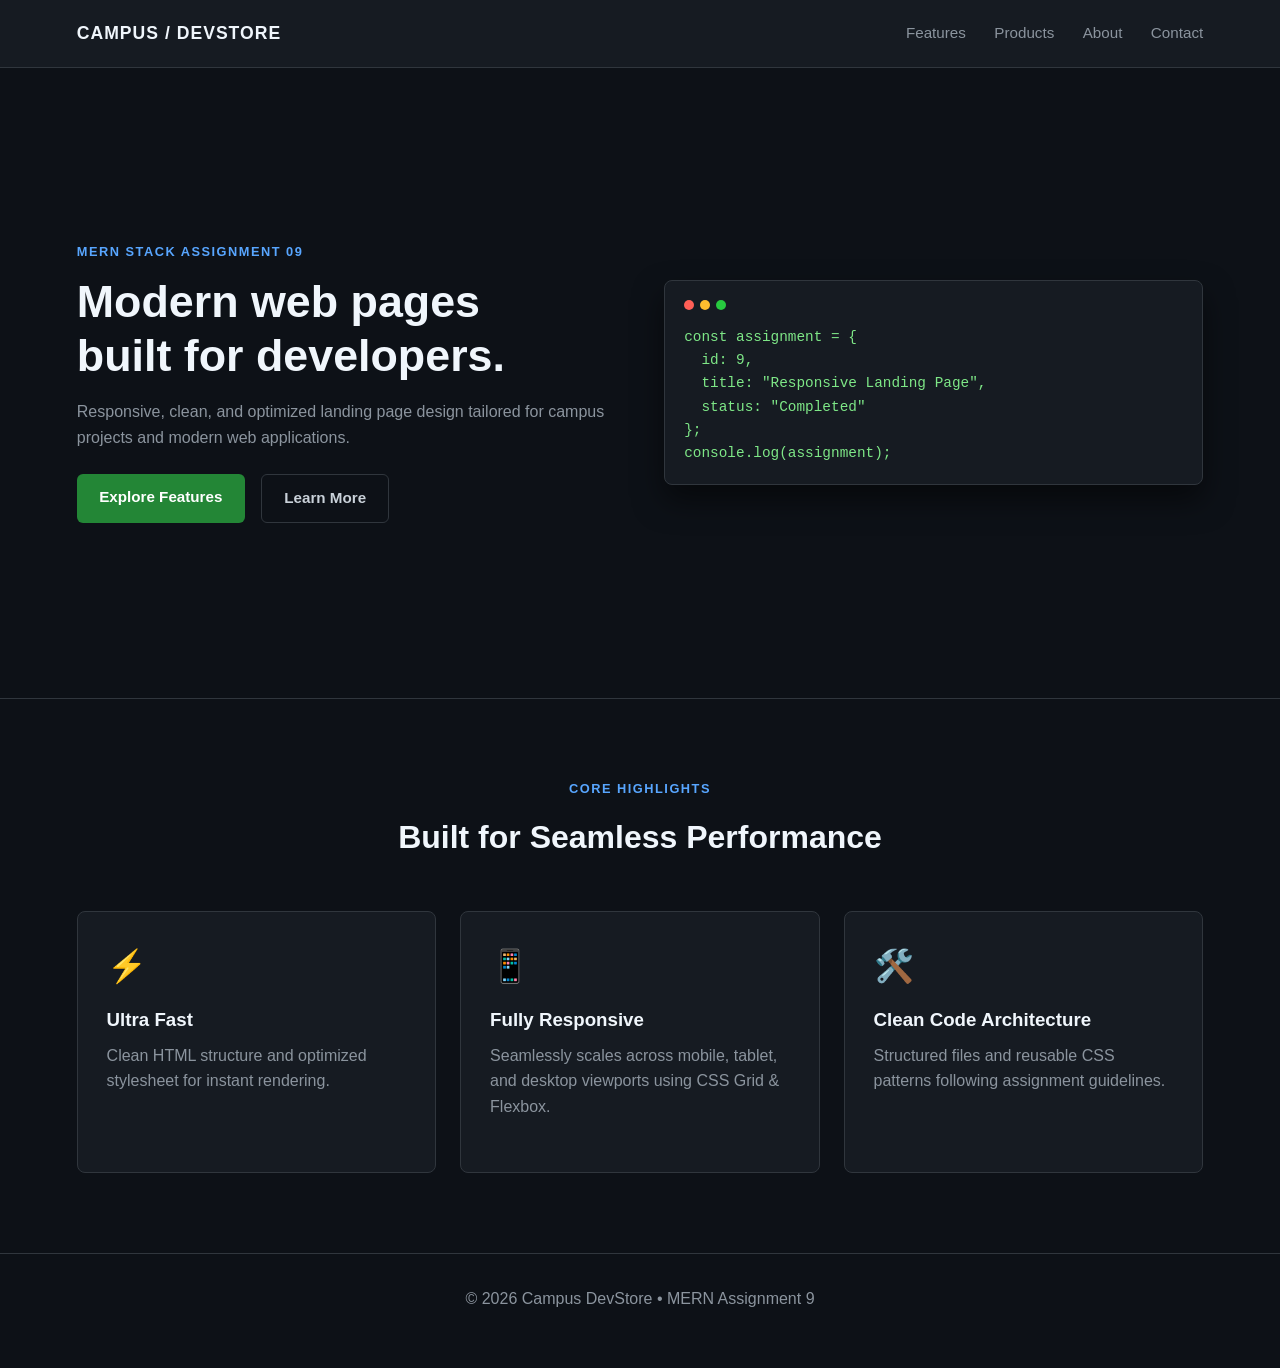
<file: Assignment 9 - Responsive Landing Page/index.html>
<!DOCTYPE html><html lang="en">
<head>
  <meta charset="UTF-8">
  <meta name="viewport" content="width=device-width, initial-scale=1.0">
  <meta name="description" content="Responsive developer landing page.">
  <title>Responsive Campus DevStore</title>
  <link rel="stylesheet" href="style.css">
</head>

<body>
  <header class="topbar">
    <a class="logo" href="#home">CAMPUS / DEVSTORE</a>
    <nav>
      <a href="#features">Features</a>
      <a href="#products">Products</a>
      <a href="#about">About</a>
      <a href="#contact">Contact</a>
    </nav>
  </header>

  <main id="home">
    <section class="hero">
      <div>
        <p class="eyebrow">MERN STACK ASSIGNMENT 09</p>
        <h1>Modern web pages<br>built for developers.</h1>
        <p>Responsive, clean, and optimized landing page design tailored for campus projects and modern web applications.</p>
        <div class="button-group">
          <a class="button" href="#features">Explore Features</a>
          <a class="button button-outline" href="#about">Learn More</a>
        </div>
      </div>
      
      <div class="hero-art" aria-hidden="true">
        <div class="code-box">
          <div class="window-dots">
            <span class="dot red"></span>
            <span class="dot yellow"></span>
            <span class="dot green"></span>
          </div>
          <pre><code>const assignment = {
  id: 9,
  title: "Responsive Landing Page",
  status: "Completed"
};
console.log(assignment);</code></pre>
        </div>
      </div>
    </section>

    <section id="features" class="features">
      <p class="eyebrow text-center">CORE HIGHLIGHTS</p>
      <h2 class="section-title">Built for Seamless Performance</h2>
      
      <div class="grid-3">
        <div class="card">
          <div class="icon">⚡</div>
          <h3>Ultra Fast</h3>
          <p>Clean HTML structure and optimized stylesheet for instant rendering.</p>
        </div>
        <div class="card">
          <div class="icon">📱</div>
          <h3>Fully Responsive</h3>
          <p>Seamlessly scales across mobile, tablet, and desktop viewports using CSS Grid & Flexbox.</p>
        </div>
        <div class="card">
          <div class="icon">🛠️</div>
          <h3>Clean Code Architecture</h3>
          <p>Structured files and reusable CSS patterns following assignment guidelines.</p>
        </div>
      </div>
    </section>
  </main>

  <footer class="footer">
    <p>&copy; 2026 Campus DevStore &bull; MERN Assignment 9</p>
  </footer>
</body>
</html>
</file>
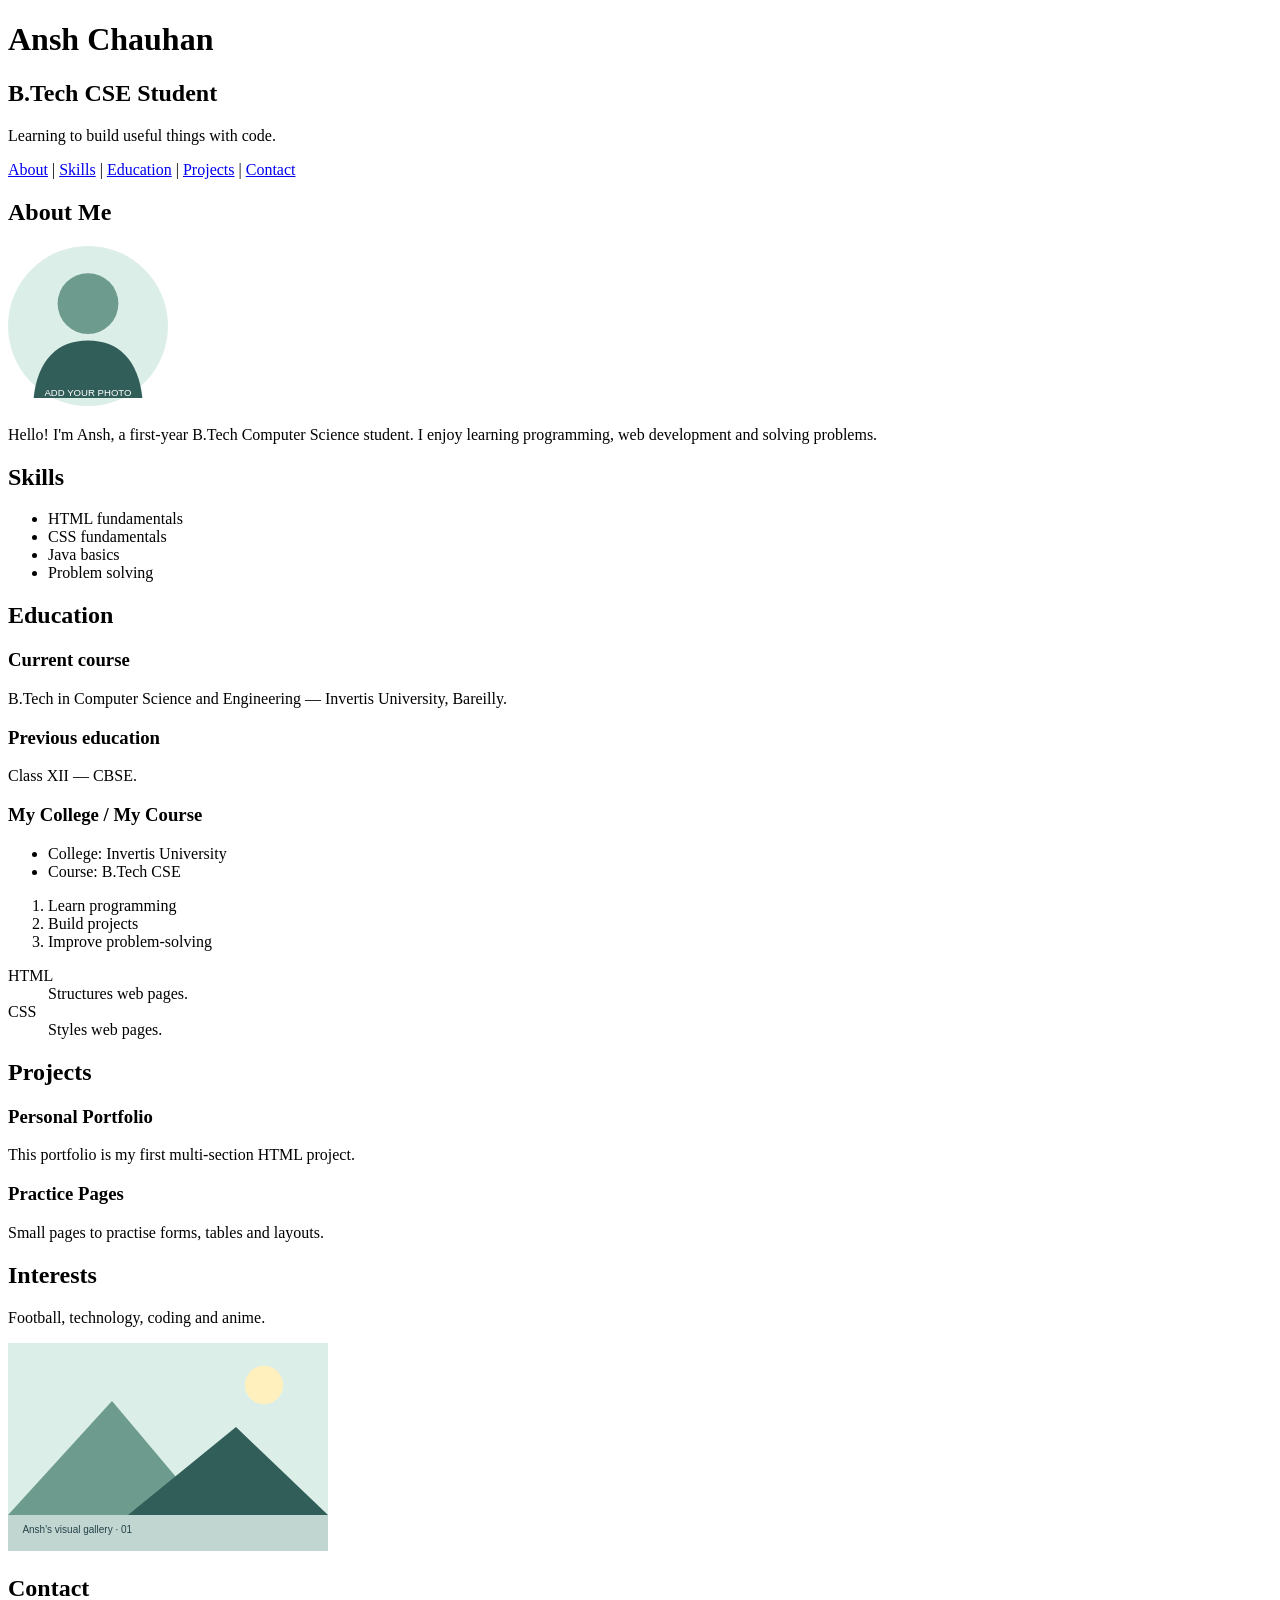
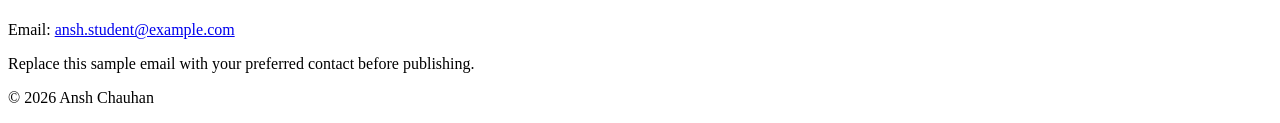
<file: Ansh-Chauhan-MERN-Assignments/Assignment 1 - Personal Portfolio/index.html>
<!-- Assignment 1: Personal Portfolio - Ansh Chauhan -->
<!DOCTYPE html><html lang="en"><head><meta charset="UTF-8"><meta name="viewport" content="width=device-width, initial-scale=1.0"><meta name="description" content="Personal portfolio of Ansh Chauhan, a first-year computer science student."><meta name="author" content="Ansh Chauhan"><title>Ansh Chauhan | Portfolio</title></head><body>
<header><h1>Ansh Chauhan</h1><h2>B.Tech CSE Student</h2><p>Learning to build useful things with code.</p><nav aria-label="Main navigation"><a href="#about">About</a> | <a href="#skills">Skills</a> | <a href="#education">Education</a> | <a href="#projects">Projects</a> | <a href="#contact">Contact</a></nav></header>
<main><section id="about"><h2>About Me</h2><img src="../assets/profile-placeholder.svg" alt="Simple profile avatar placeholder for Ansh Chauhan" width="160" height="160"><p>Hello! I'm Ansh, a first-year B.Tech Computer Science student. I enjoy learning programming, web development and solving problems.</p></section>
<section id="skills"><h2>Skills</h2><ul><li>HTML fundamentals</li><li>CSS fundamentals</li><li>Java basics</li><li>Problem solving</li></ul></section>
<section id="education"><h2>Education</h2><h3>Current course</h3><p>B.Tech in Computer Science and Engineering — Invertis University, Bareilly.</p><h3>Previous education</h3><p>Class XII — CBSE.</p><h3>My College / My Course</h3><ul><li>College: Invertis University</li><li>Course: B.Tech CSE</li></ul><ol><li>Learn programming</li><li>Build projects</li><li>Improve problem-solving</li></ol><dl><dt>HTML</dt><dd>Structures web pages.</dd><dt>CSS</dt><dd>Styles web pages.</dd></dl></section>
<section id="projects"><h2>Projects</h2><article><h3>Personal Portfolio</h3><p>This portfolio is my first multi-section HTML project.</p></article><article><h3>Practice Pages</h3><p>Small pages to practise forms, tables and layouts.</p></article></section>
<section id="interests"><h2>Interests</h2><p>Football, technology, coding and anime.</p><img src="../assets/gallery-1.svg" alt="Decorative mountain illustration representing personal interests" width="320"></section>
<section id="contact"><h2>Contact</h2><p>Email: <a href="mailto:ansh.student@example.com">ansh.student@example.com</a></p><p>Replace this sample email with your preferred contact before publishing.</p></section></main><footer><p>© 2026 Ansh Chauhan</p></footer></body></html>
</file>
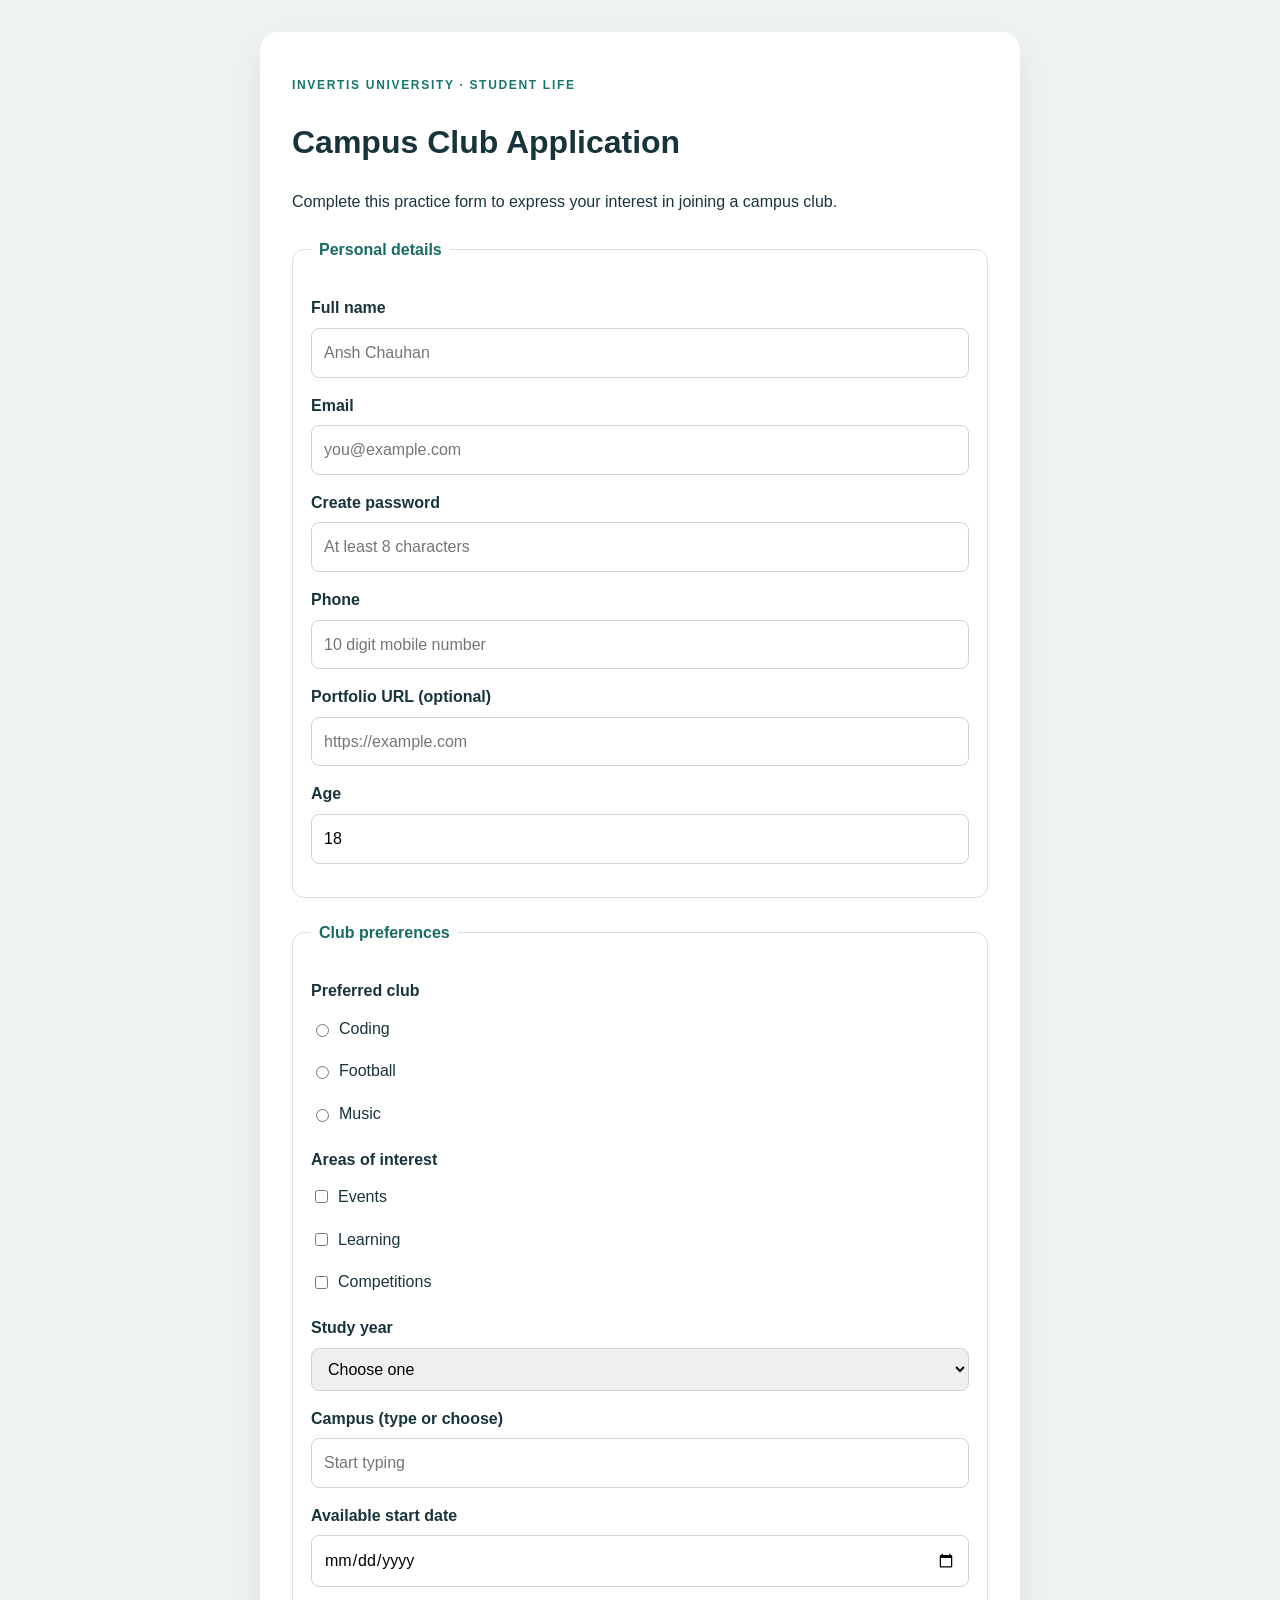
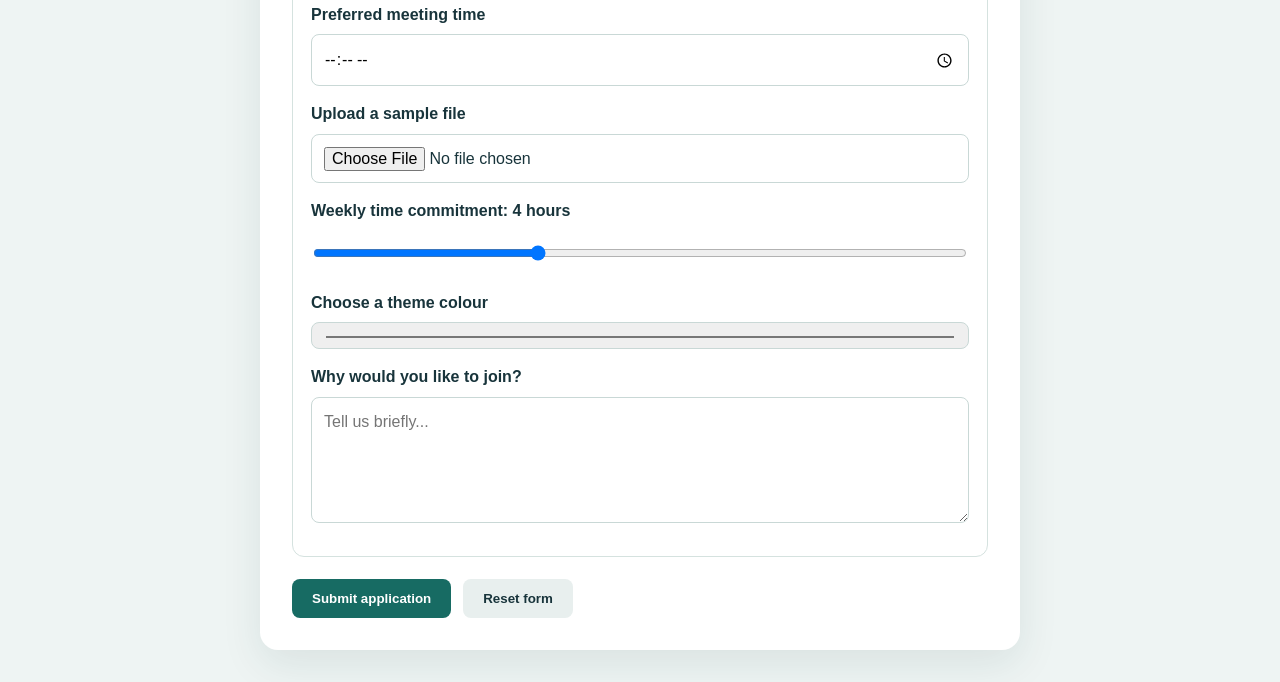
<file: Ansh-Chauhan-MERN-Assignments/Assignment 2 - HTML Forms/index.html>
<!-- Assignment 2: HTML Forms - Ansh Chauhan -->
<!DOCTYPE html><html lang="en"><head><meta charset="UTF-8"><meta name="viewport" content="width=device-width, initial-scale=1.0"><title>Campus Club Application</title><link rel="stylesheet" href="style.css"></head><body><main class="form-card"><p class="eyebrow">INVERTIS UNIVERSITY · STUDENT LIFE</p><h1>Campus Club Application</h1><p>Complete this practice form to express your interest in joining a campus club.</p><form action="#" method="get"><fieldset><legend>Personal details</legend>
<div class="field"><label for="fullname">Full name</label><input id="fullname" name="fullname" type="text" placeholder="Ansh Chauhan" minlength="2" required></div>
<div class="field"><label for="email">Email</label><input id="email" name="email" type="email" placeholder="you@example.com" required></div>
<div class="field"><label for="password">Create password</label><input id="password" name="password" type="password" minlength="8" placeholder="At least 8 characters" required></div>
<div class="field"><label for="phone">Phone</label><input id="phone" name="phone" type="tel" pattern="[0-9]{10}" placeholder="10 digit mobile number" required></div>
<div class="field"><label for="portfolio">Portfolio URL (optional)</label><input id="portfolio" name="portfolio" type="url" placeholder="https://example.com"></div>
<div class="field"><label for="age">Age</label><input id="age" name="age" type="number" min="16" max="30" value="18" required></div></fieldset>
<fieldset><legend>Club preferences</legend><div class="field"><span class="field-label">Preferred club</span><label class="choice"><input type="radio" name="club" value="coding" required> Coding</label><label class="choice"><input type="radio" name="club" value="football"> Football</label><label class="choice"><input type="radio" name="club" value="music"> Music</label></div>
<div class="field"><span class="field-label">Areas of interest</span><label class="choice"><input type="checkbox" name="interest" value="events"> Events</label><label class="choice"><input type="checkbox" name="interest" value="learning"> Learning</label><label class="choice"><input type="checkbox" name="interest" value="competition"> Competitions</label></div>
<div class="field"><label for="year">Study year</label><select id="year" name="year" required><option value="">Choose one</option><option>First year</option><option>Second year</option><option>Third year</option><option>Fourth year</option></select></div>
<div class="field"><label for="campus">Campus (type or choose)</label><input id="campus" name="campus" list="campuses" placeholder="Start typing"><datalist id="campuses"><option value="Bareilly"><option value="Other"></datalist></div>
<div class="field"><label for="start">Available start date</label><input id="start" name="start" type="date"></div><div class="field"><label for="meeting">Preferred meeting time</label><input id="meeting" name="meeting" type="time"></div>
<div class="field"><label for="document">Upload a sample file</label><input id="document" name="document" type="file" accept=".pdf,.jpg,.png"></div><div class="field"><label for="commitment">Weekly time commitment: <output id="hours">4</output> hours</label><input id="commitment" name="commitment" type="range" min="1" max="10" value="4" oninput="hours.value=this.value"></div><div class="field"><label for="colour">Choose a theme colour</label><input id="colour" name="colour" type="color" value="#176b63"></div>
<div class="field"><label for="about">Why would you like to join?</label><textarea id="about" name="about" rows="4" minlength="10" placeholder="Tell us briefly..." required></textarea></div></fieldset><div class="actions"><button type="submit">Submit application</button><button class="reset" type="reset">Reset form</button></div></form></main></body></html>
</file>
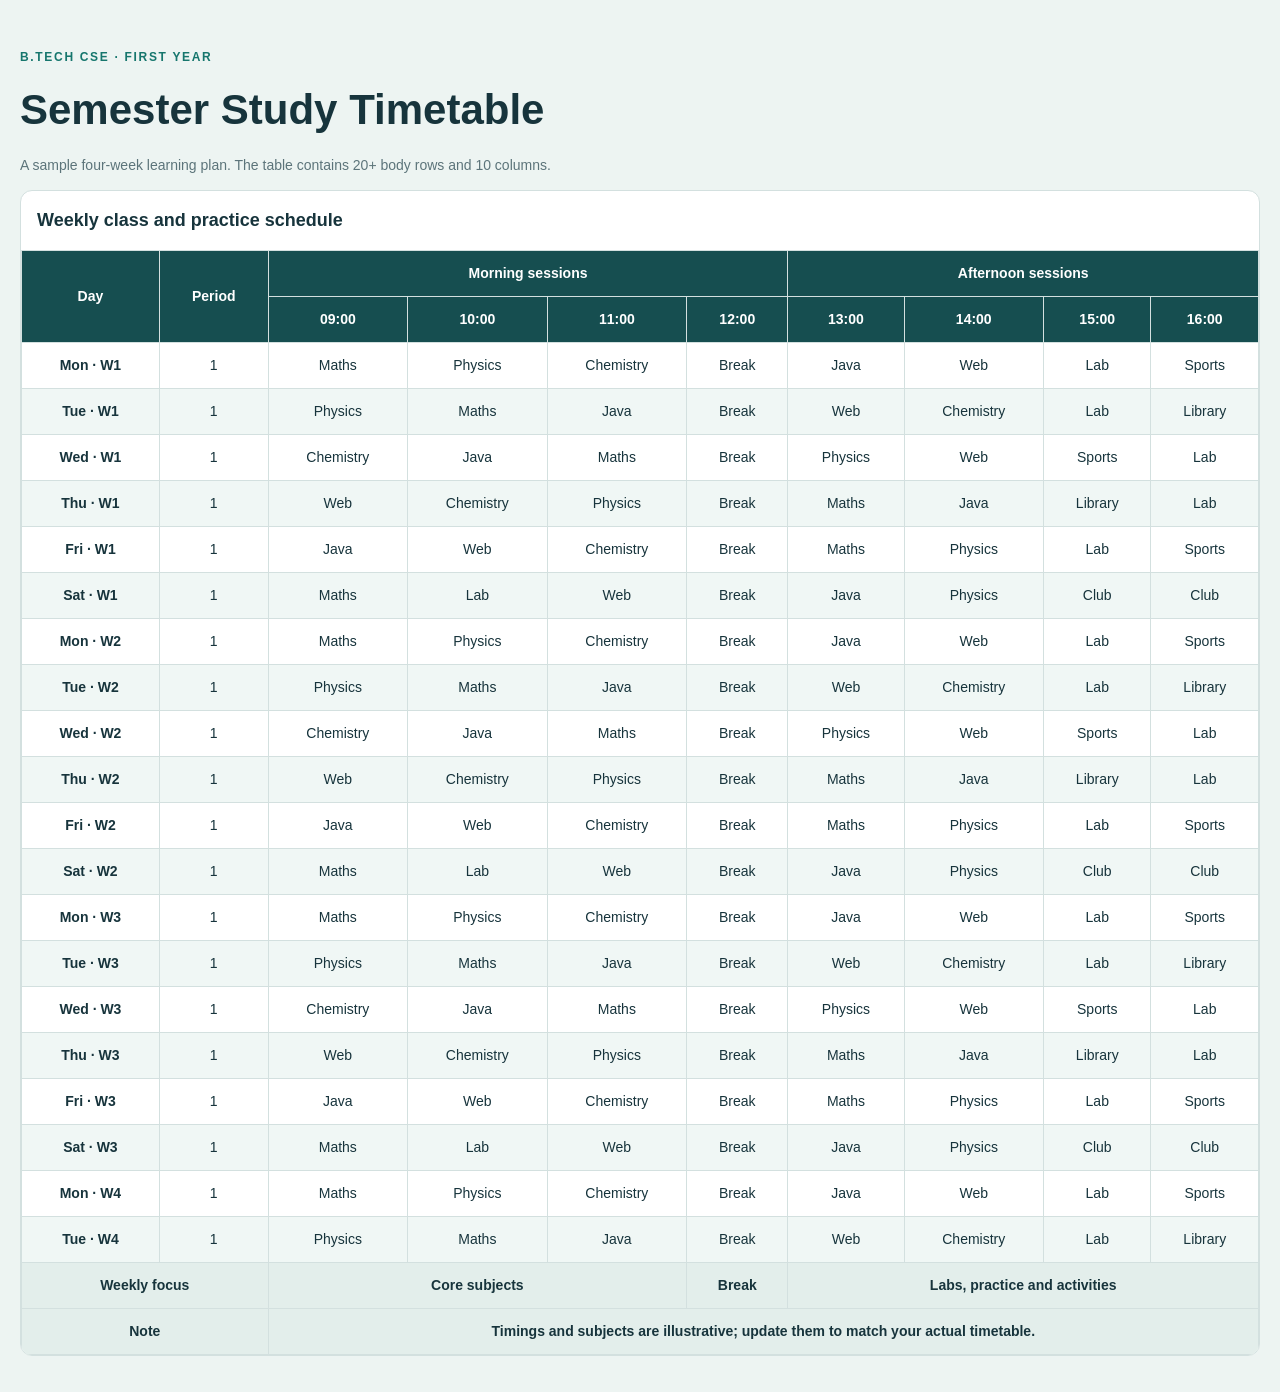
<file: Ansh-Chauhan-MERN-Assignments/Assignment 3 - Complex Table/index.html>
<!-- Assignment 3: Complex Table - Ansh Chauhan -->
<!DOCTYPE html><html lang="en"><head><meta charset="UTF-8"><meta name="viewport" content="width=device-width, initial-scale=1.0"><title>Semester Study Timetable</title><link rel="stylesheet" href="style.css"></head><body><main><p class="eyebrow">B.TECH CSE · FIRST YEAR</p><h1>Semester Study Timetable</h1><p class="intro">A sample four-week learning plan. The table contains 20+ body rows and 10 columns.</p><div class="table-wrap"><table><caption>Weekly class and practice schedule</caption><thead><tr><th scope="col" rowspan="2">Day</th><th scope="col" rowspan="2">Period</th><th scope="colgroup" colspan="4">Morning sessions</th><th scope="colgroup" colspan="4">Afternoon sessions</th></tr><tr><th scope="col">09:00</th><th scope="col">10:00</th><th scope="col">11:00</th><th scope="col">12:00</th><th scope="col">13:00</th><th scope="col">14:00</th><th scope="col">15:00</th><th scope="col">16:00</th></tr></thead><tbody><tr><td>Mon · W1</td><td>1</td><td>Maths</td><td>Physics</td><td>Chemistry</td><td>Break</td><td>Java</td><td>Web</td><td>Lab</td><td>Sports</td></tr>
<tr><td>Tue · W1</td><td>1</td><td>Physics</td><td>Maths</td><td>Java</td><td>Break</td><td>Web</td><td>Chemistry</td><td>Lab</td><td>Library</td></tr>
<tr><td>Wed · W1</td><td>1</td><td>Chemistry</td><td>Java</td><td>Maths</td><td>Break</td><td>Physics</td><td>Web</td><td>Sports</td><td>Lab</td></tr>
<tr><td>Thu · W1</td><td>1</td><td>Web</td><td>Chemistry</td><td>Physics</td><td>Break</td><td>Maths</td><td>Java</td><td>Library</td><td>Lab</td></tr>
<tr><td>Fri · W1</td><td>1</td><td>Java</td><td>Web</td><td>Chemistry</td><td>Break</td><td>Maths</td><td>Physics</td><td>Lab</td><td>Sports</td></tr>
<tr><td>Sat · W1</td><td>1</td><td>Maths</td><td>Lab</td><td>Web</td><td>Break</td><td>Java</td><td>Physics</td><td>Club</td><td>Club</td></tr>
<tr><td>Mon · W2</td><td>1</td><td>Maths</td><td>Physics</td><td>Chemistry</td><td>Break</td><td>Java</td><td>Web</td><td>Lab</td><td>Sports</td></tr>
<tr><td>Tue · W2</td><td>1</td><td>Physics</td><td>Maths</td><td>Java</td><td>Break</td><td>Web</td><td>Chemistry</td><td>Lab</td><td>Library</td></tr>
<tr><td>Wed · W2</td><td>1</td><td>Chemistry</td><td>Java</td><td>Maths</td><td>Break</td><td>Physics</td><td>Web</td><td>Sports</td><td>Lab</td></tr>
<tr><td>Thu · W2</td><td>1</td><td>Web</td><td>Chemistry</td><td>Physics</td><td>Break</td><td>Maths</td><td>Java</td><td>Library</td><td>Lab</td></tr>
<tr><td>Fri · W2</td><td>1</td><td>Java</td><td>Web</td><td>Chemistry</td><td>Break</td><td>Maths</td><td>Physics</td><td>Lab</td><td>Sports</td></tr>
<tr><td>Sat · W2</td><td>1</td><td>Maths</td><td>Lab</td><td>Web</td><td>Break</td><td>Java</td><td>Physics</td><td>Club</td><td>Club</td></tr>
<tr><td>Mon · W3</td><td>1</td><td>Maths</td><td>Physics</td><td>Chemistry</td><td>Break</td><td>Java</td><td>Web</td><td>Lab</td><td>Sports</td></tr>
<tr><td>Tue · W3</td><td>1</td><td>Physics</td><td>Maths</td><td>Java</td><td>Break</td><td>Web</td><td>Chemistry</td><td>Lab</td><td>Library</td></tr>
<tr><td>Wed · W3</td><td>1</td><td>Chemistry</td><td>Java</td><td>Maths</td><td>Break</td><td>Physics</td><td>Web</td><td>Sports</td><td>Lab</td></tr>
<tr><td>Thu · W3</td><td>1</td><td>Web</td><td>Chemistry</td><td>Physics</td><td>Break</td><td>Maths</td><td>Java</td><td>Library</td><td>Lab</td></tr>
<tr><td>Fri · W3</td><td>1</td><td>Java</td><td>Web</td><td>Chemistry</td><td>Break</td><td>Maths</td><td>Physics</td><td>Lab</td><td>Sports</td></tr>
<tr><td>Sat · W3</td><td>1</td><td>Maths</td><td>Lab</td><td>Web</td><td>Break</td><td>Java</td><td>Physics</td><td>Club</td><td>Club</td></tr>
<tr><td>Mon · W4</td><td>1</td><td>Maths</td><td>Physics</td><td>Chemistry</td><td>Break</td><td>Java</td><td>Web</td><td>Lab</td><td>Sports</td></tr>
<tr><td>Tue · W4</td><td>1</td><td>Physics</td><td>Maths</td><td>Java</td><td>Break</td><td>Web</td><td>Chemistry</td><td>Lab</td><td>Library</td></tr></tbody><tfoot><tr><th scope="row" colspan="2">Weekly focus</th><td colspan="3">Core subjects</td><td>Break</td><td colspan="4">Labs, practice and activities</td></tr><tr><th scope="row" colspan="2">Note</th><td colspan="8">Timings and subjects are illustrative; update them to match your actual timetable.</td></tr></tfoot></table></div></main></body></html>
</file>
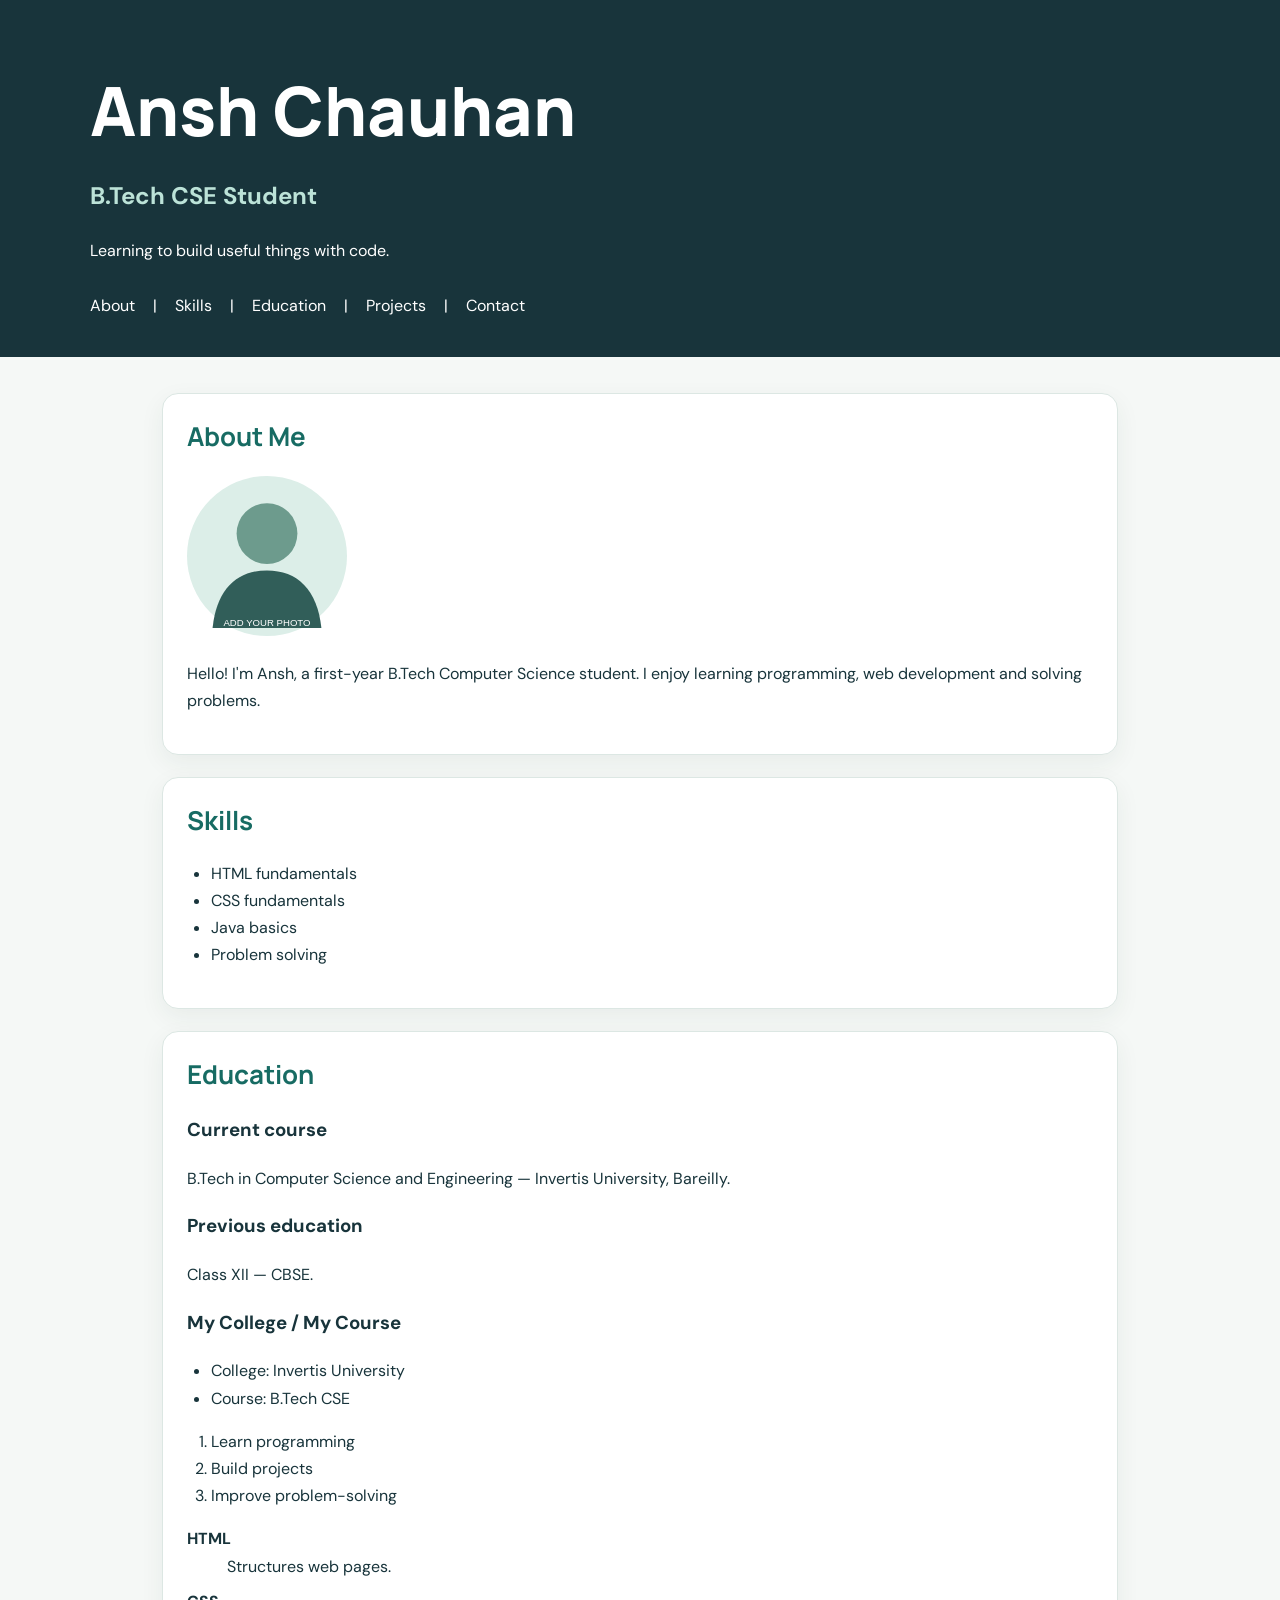
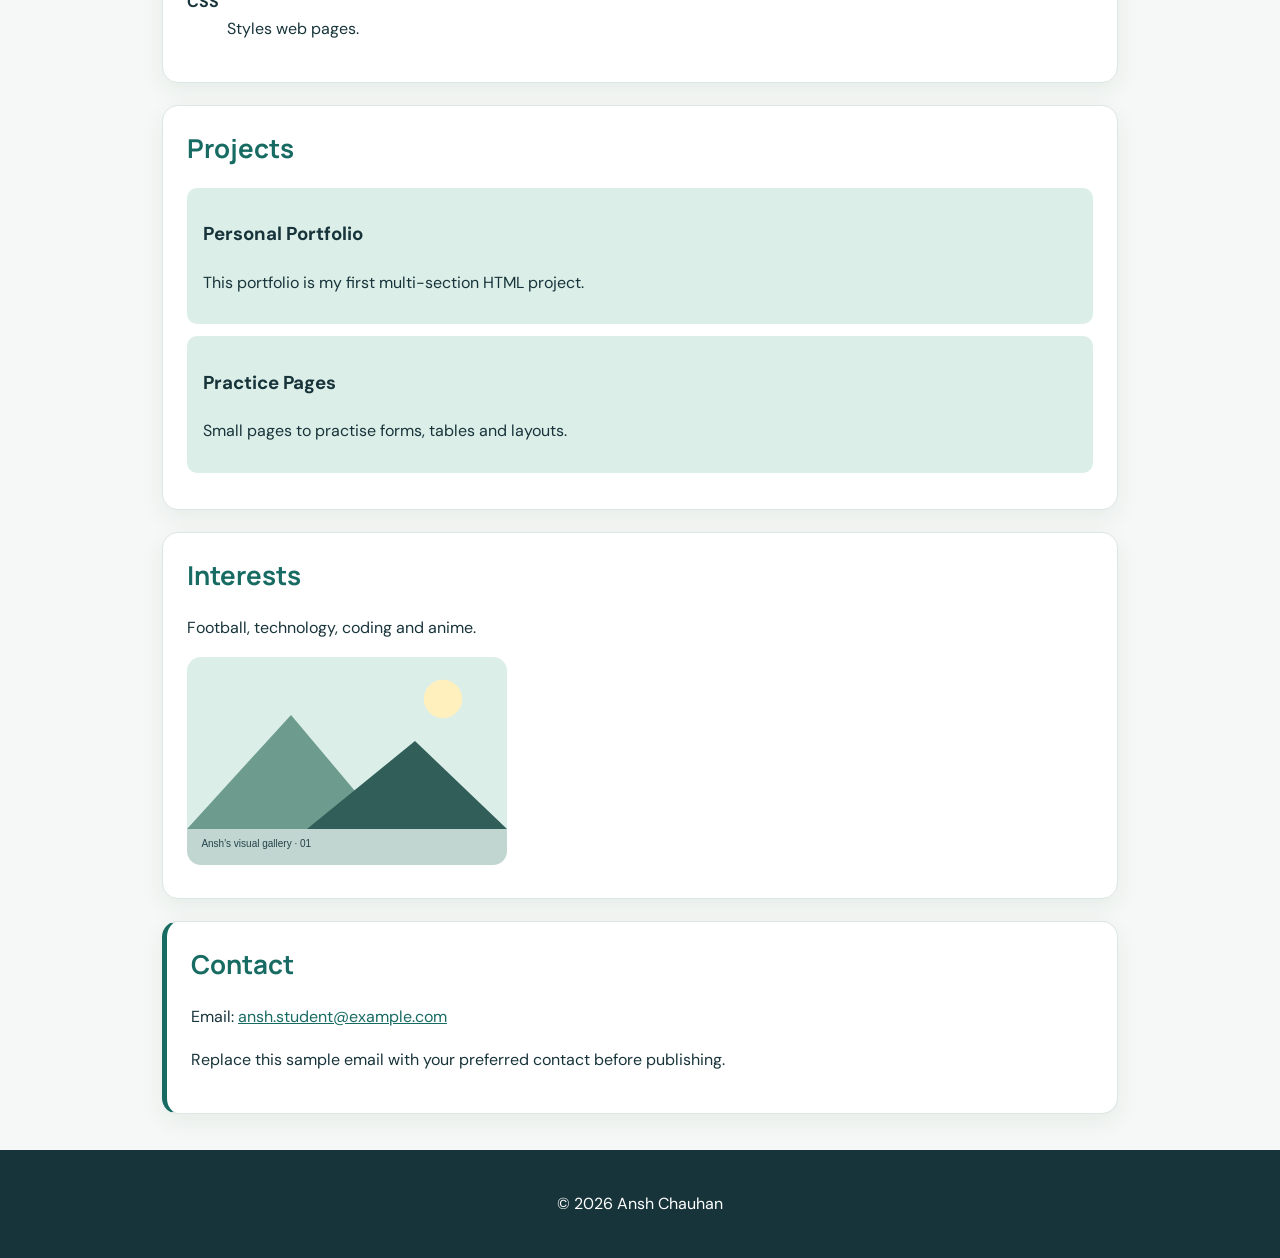
<file: Ansh-Chauhan-MERN-Assignments/Assignment 4 - Styled Portfolio/index.html>
<!-- Assignment 4: Styled Portfolio - Ansh Chauhan -->
<!DOCTYPE html><html lang="en"><head><meta charset="UTF-8"><meta name="viewport" content="width=device-width, initial-scale=1.0"><meta name="description" content="Personal portfolio of Ansh Chauhan, a first-year computer science student."><meta name="author" content="Ansh Chauhan"><title>Ansh Chauhan | Styled Portfolio</title><link rel="preconnect" href="https://fonts.googleapis.com"><link rel="preconnect" href="https://fonts.gstatic.com" crossorigin><link href="https://fonts.googleapis.com/css2?family=DM+Sans:wght@400;500;700&family=Manrope:wght@600;700;800&display=swap" rel="stylesheet"><link rel="stylesheet" href="style.css"></head><body>
<header><h1>Ansh Chauhan</h1><h2>B.Tech CSE Student</h2><p>Learning to build useful things with code.</p><nav aria-label="Main navigation"><a href="#about">About</a> | <a href="#skills">Skills</a> | <a href="#education">Education</a> | <a href="#projects">Projects</a> | <a href="#contact">Contact</a></nav></header>
<main><section id="about"><h2>About Me</h2><img src="../assets/profile-placeholder.svg" alt="Simple profile avatar placeholder for Ansh Chauhan" width="160" height="160"><p>Hello! I'm Ansh, a first-year B.Tech Computer Science student. I enjoy learning programming, web development and solving problems.</p></section>
<section id="skills"><h2>Skills</h2><ul><li>HTML fundamentals</li><li>CSS fundamentals</li><li>Java basics</li><li>Problem solving</li></ul></section>
<section id="education"><h2>Education</h2><h3>Current course</h3><p>B.Tech in Computer Science and Engineering — Invertis University, Bareilly.</p><h3>Previous education</h3><p>Class XII — CBSE.</p><h3>My College / My Course</h3><ul><li>College: Invertis University</li><li>Course: B.Tech CSE</li></ul><ol><li>Learn programming</li><li>Build projects</li><li>Improve problem-solving</li></ol><dl><dt>HTML</dt><dd>Structures web pages.</dd><dt>CSS</dt><dd>Styles web pages.</dd></dl></section>
<section id="projects"><h2>Projects</h2><article><h3>Personal Portfolio</h3><p>This portfolio is my first multi-section HTML project.</p></article><article><h3>Practice Pages</h3><p>Small pages to practise forms, tables and layouts.</p></article></section>
<section id="interests"><h2>Interests</h2><p>Football, technology, coding and anime.</p><img src="../assets/gallery-1.svg" alt="Decorative mountain illustration representing personal interests" width="320"></section>
<section id="contact"><h2>Contact</h2><p>Email: <a href="mailto:ansh.student@example.com">ansh.student@example.com</a></p><p>Replace this sample email with your preferred contact before publishing.</p></section></main><footer><p>© 2026 Ansh Chauhan</p></footer></body></html>
</file>
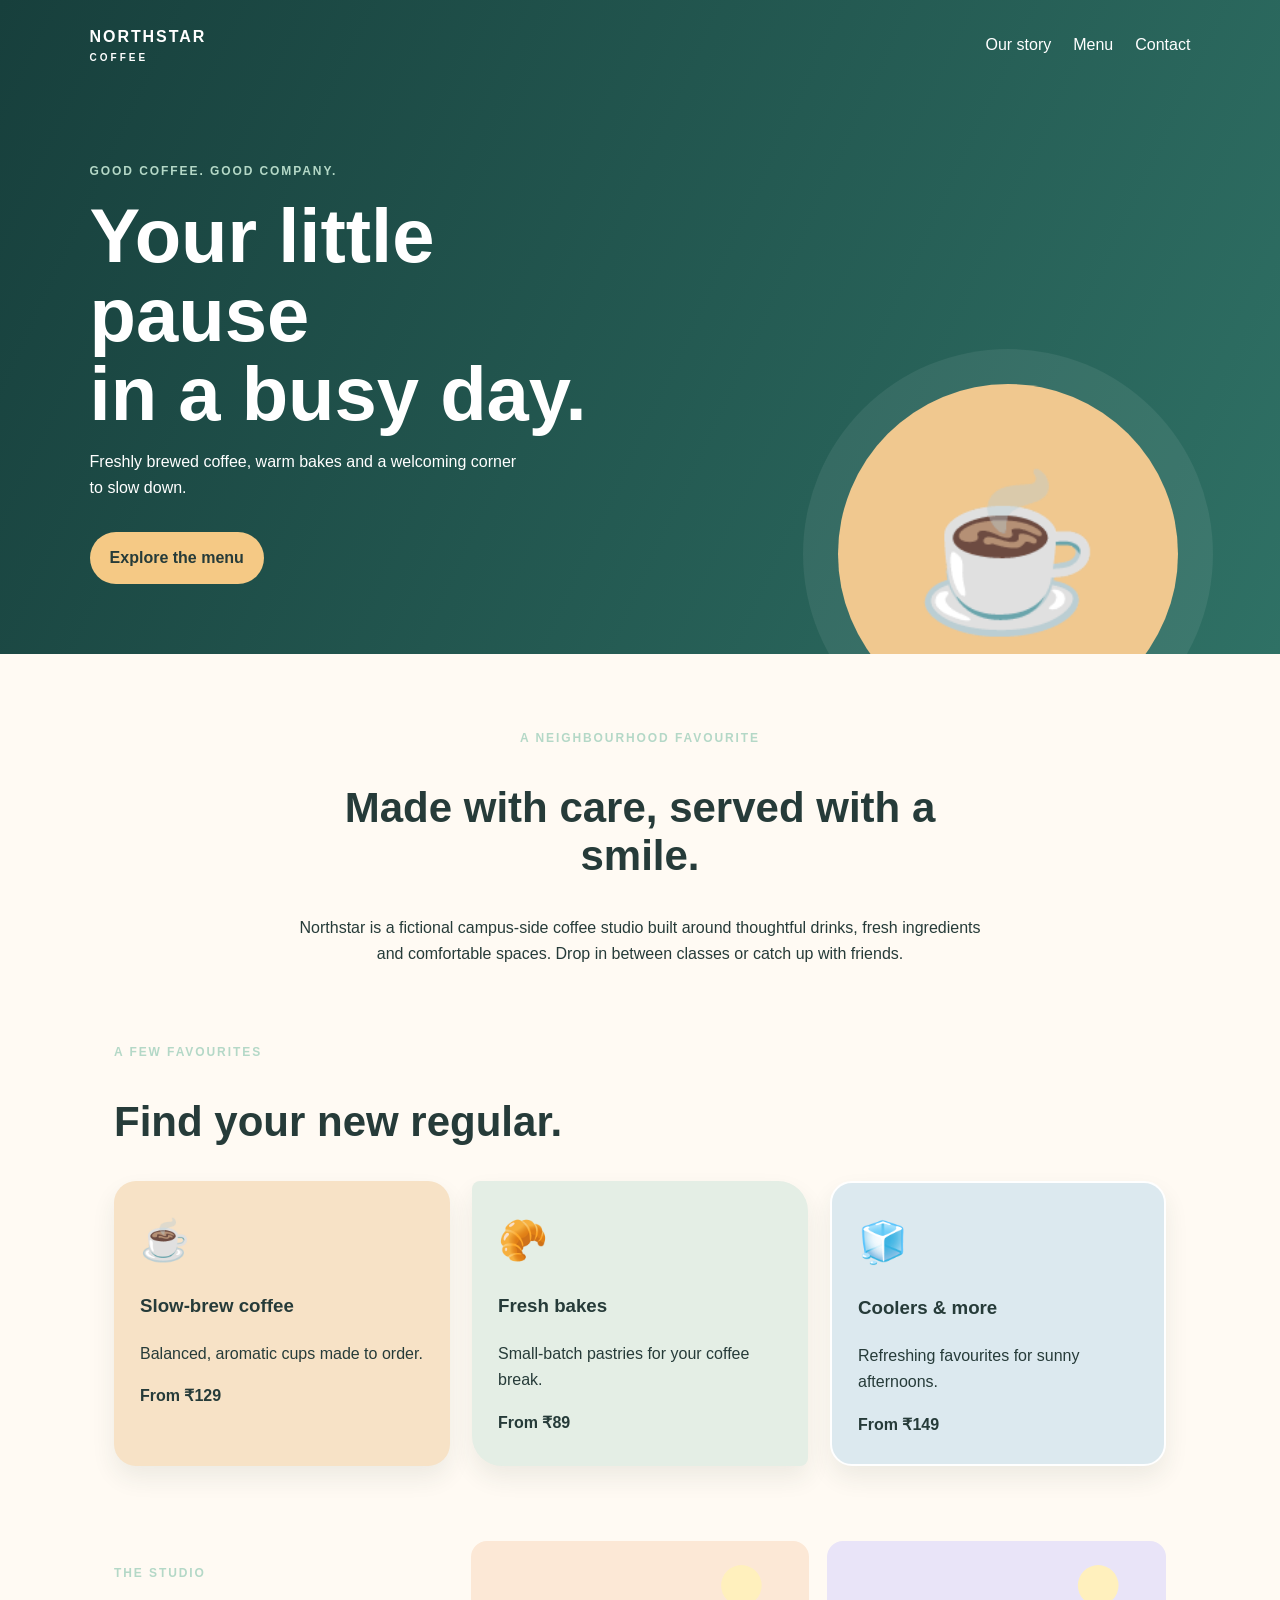
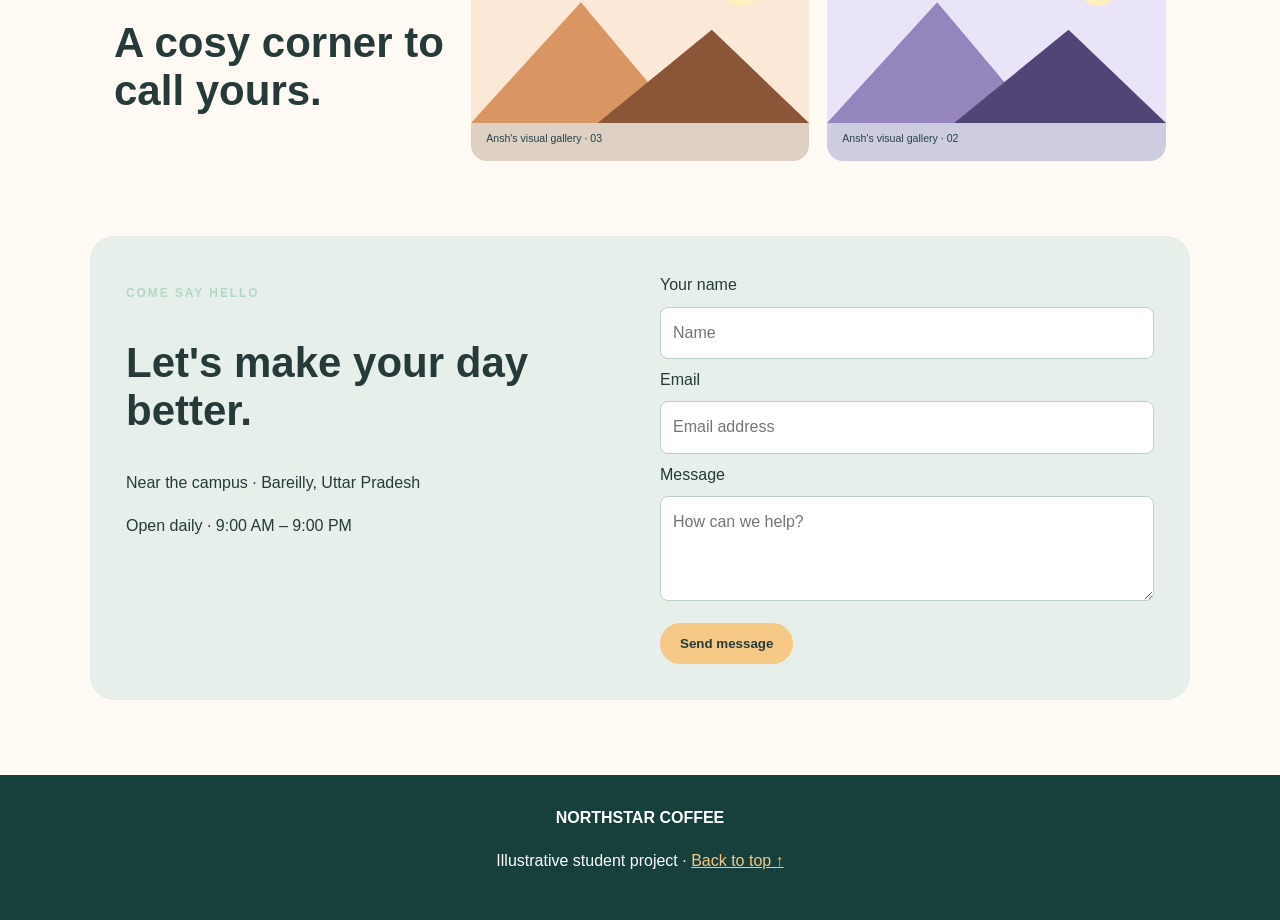
<file: Ansh-Chauhan-MERN-Assignments/Assignment 5 - Business Landing Page/index.html>
<!-- Assignment 5: Business Landing Page - Ansh Chauhan -->
<!DOCTYPE html><html lang="en"><head><meta charset="UTF-8"><meta name="viewport" content="width=device-width, initial-scale=1.0"><meta name="description" content="Northstar Coffee — a friendly neighbourhood coffee studio."><title>Northstar Coffee Studio</title><link rel="stylesheet" href="style.css"></head><body><header class="hero"><nav><a class="brand" href="#home">NORTHSTAR<span>COFFEE</span></a><div><a href="#about">Our story</a><a href="#menu">Menu</a><a href="#contact">Contact</a></div></nav><div class="hero-copy" id="home"><p class="kicker">GOOD COFFEE. GOOD COMPANY.</p><h1>Your little pause<br>in a busy day.</h1><p>Freshly brewed coffee, warm bakes and a welcoming corner to slow down.</p><a class="cta" href="#menu">Explore the menu</a></div><div class="hero-art" role="img" aria-label="Illustration of a coffee cup on a warm background"><span>☕</span></div></header><main><section id="about" class="about"><p class="kicker">A NEIGHBOURHOOD FAVOURITE</p><h2>Made with care, served with a smile.</h2><p>Northstar is a fictional campus-side coffee studio built around thoughtful drinks, fresh ingredients and comfortable spaces. Drop in between classes or catch up with friends.</p></section><section id="menu" class="services"><p class="kicker">A FEW FAVOURITES</p><h2>Find your new regular.</h2><div class="cards"><article class="card card-one"><div class="emoji">☕</div><h3>Slow-brew coffee</h3><p>Balanced, aromatic cups made to order.</p><strong>From ₹129</strong></article><article class="card card-two"><div class="emoji">🥐</div><h3>Fresh bakes</h3><p>Small-batch pastries for your coffee break.</p><strong>From ₹89</strong></article><article class="card card-three"><div class="emoji">🧊</div><h3>Coolers & more</h3><p>Refreshing favourites for sunny afternoons.</p><strong>From ₹149</strong></article></div></section><section class="gallery"><div><p class="kicker">THE STUDIO</p><h2>A cosy corner to call yours.</h2></div><img src="../assets/gallery-3.svg" alt="Warm illustrated landscape used as a cafe mood-board image"><img src="../assets/gallery-2.svg" alt="Soft pastel mountain illustration representing a calm cafe atmosphere"></section><section id="contact" class="contact"><div><p class="kicker">COME SAY HELLO</p><h2>Let's make your day better.</h2><p>Near the campus · Bareilly, Uttar Pradesh</p><p>Open daily · 9:00 AM – 9:00 PM</p></div><form action="#" method="get"><label for="name">Your name</label><input id="name" name="name" required placeholder="Name"><label for="mail">Email</label><input id="mail" name="mail" type="email" required placeholder="Email address"><label for="message">Message</label><textarea id="message" name="message" rows="3" placeholder="How can we help?"></textarea><button class="cta" type="submit">Send message</button></form></section></main><footer><strong>NORTHSTAR COFFEE</strong><p>Illustrative student project · <a href="#home">Back to top ↑</a></p></footer></body></html>
</file>
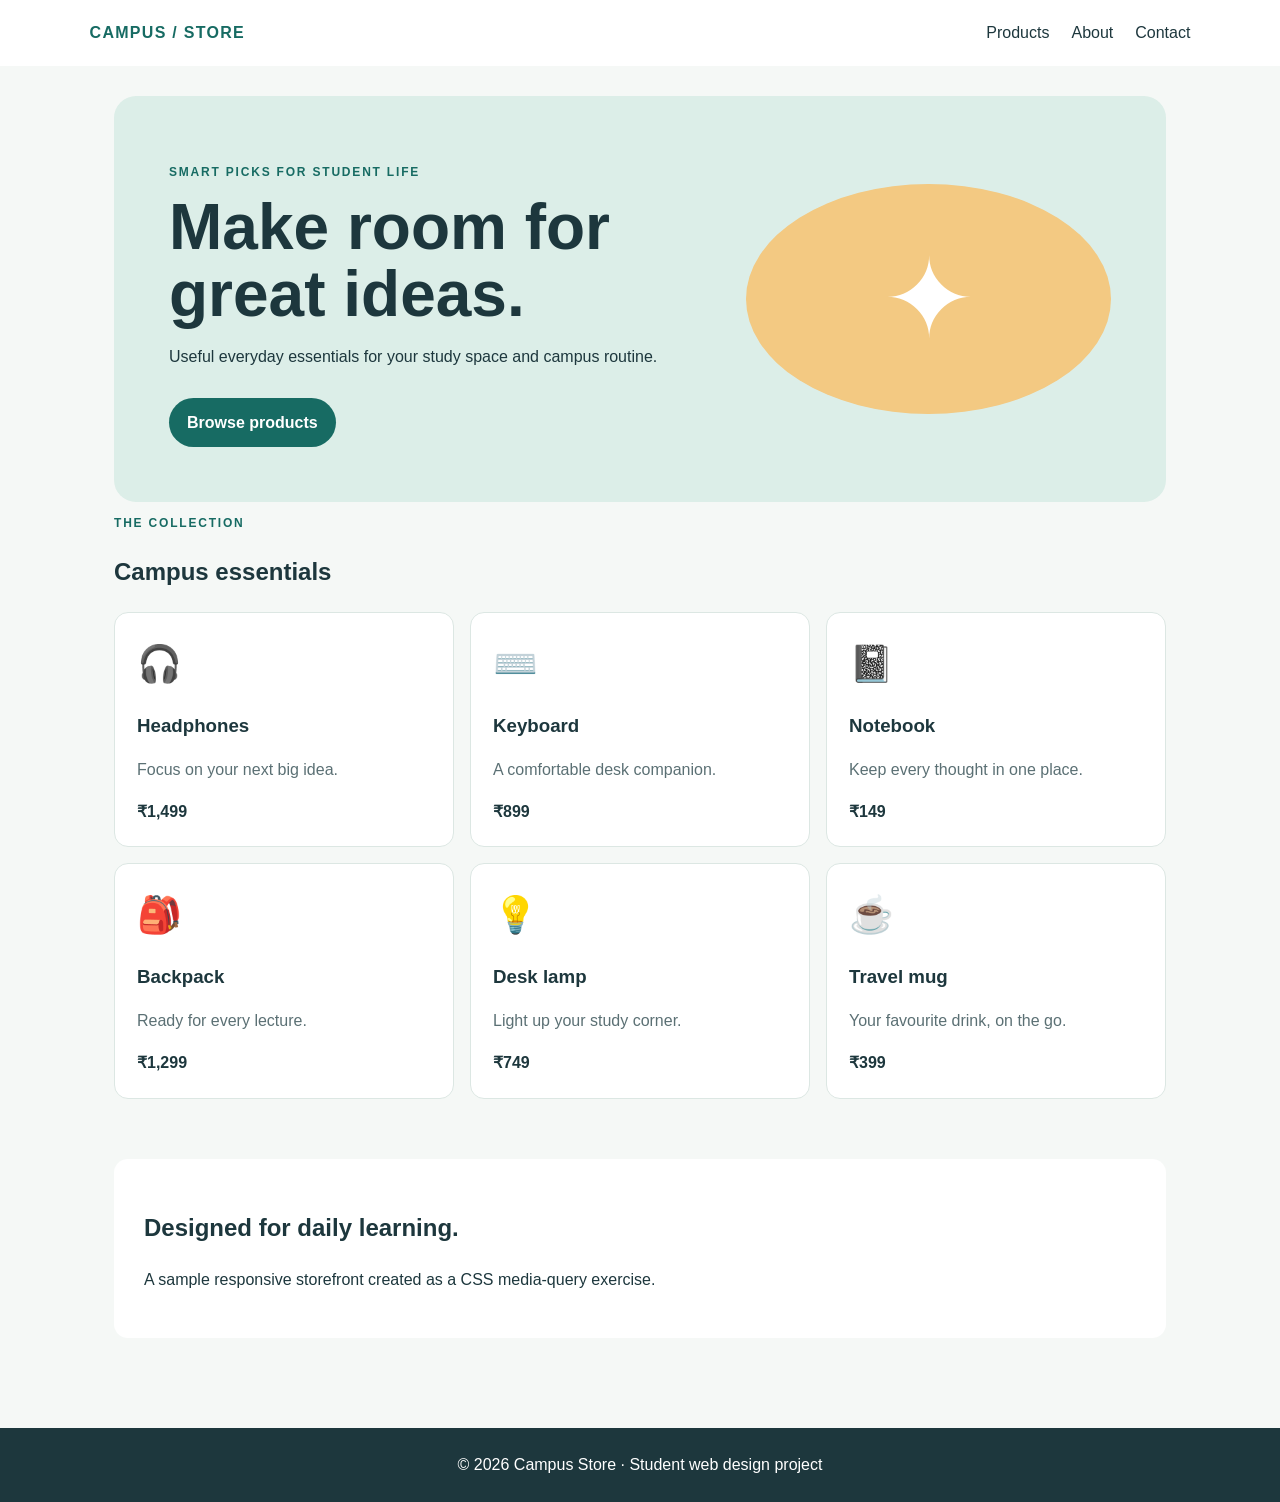
<file: Ansh-Chauhan-MERN-Assignments/Assignment 8 - Responsive Audit/index.html>
<!-- Assignment 8: Responsive Audit - Ansh Chauhan -->
<!DOCTYPE html><html lang="en"><head><meta charset="UTF-8"><meta name="viewport" content="width=device-width, initial-scale=1.0"><meta name="description" content="Responsive campus essentials product page."><title>Responsive Campus Store</title><link rel="stylesheet" href="style.css"></head><body><header class="topbar"><a class="logo" href="#home">CAMPUS / STORE</a><nav><a href="#products">Products</a><a href="#about">About</a><a href="#contact">Contact</a></nav></header><main id="home"><section class="hero"><div><p class="eyebrow">SMART PICKS FOR STUDENT LIFE</p><h1>Make room for<br>great ideas.</h1><p>Useful everyday essentials for your study space and campus routine.</p><a class="button" href="#products">Browse products</a></div><div class="hero-art" aria-hidden="true">✦</div></section><section id="products"><p class="eyebrow">THE COLLECTION</p><h2>Campus essentials</h2><div class="products"><article><span>🎧</span><h3>Headphones</h3><p>Focus on your next big idea.</p><b>₹1,499</b></article><article><span>⌨️</span><h3>Keyboard</h3><p>A comfortable desk companion.</p><b>₹899</b></article><article><span>📓</span><h3>Notebook</h3><p>Keep every thought in one place.</p><b>₹149</b></article><article><span>🎒</span><h3>Backpack</h3><p>Ready for every lecture.</p><b>₹1,299</b></article><article><span>💡</span><h3>Desk lamp</h3><p>Light up your study corner.</p><b>₹749</b></article><article><span>☕</span><h3>Travel mug</h3><p>Your favourite drink, on the go.</p><b>₹399</b></article></div></section><section id="about" class="about"><h2>Designed for daily learning.</h2><p>A sample responsive storefront created as a CSS media-query exercise.</p></section></main><footer id="contact">© 2026 Campus Store · Student web design project</footer></body></html>
</file>
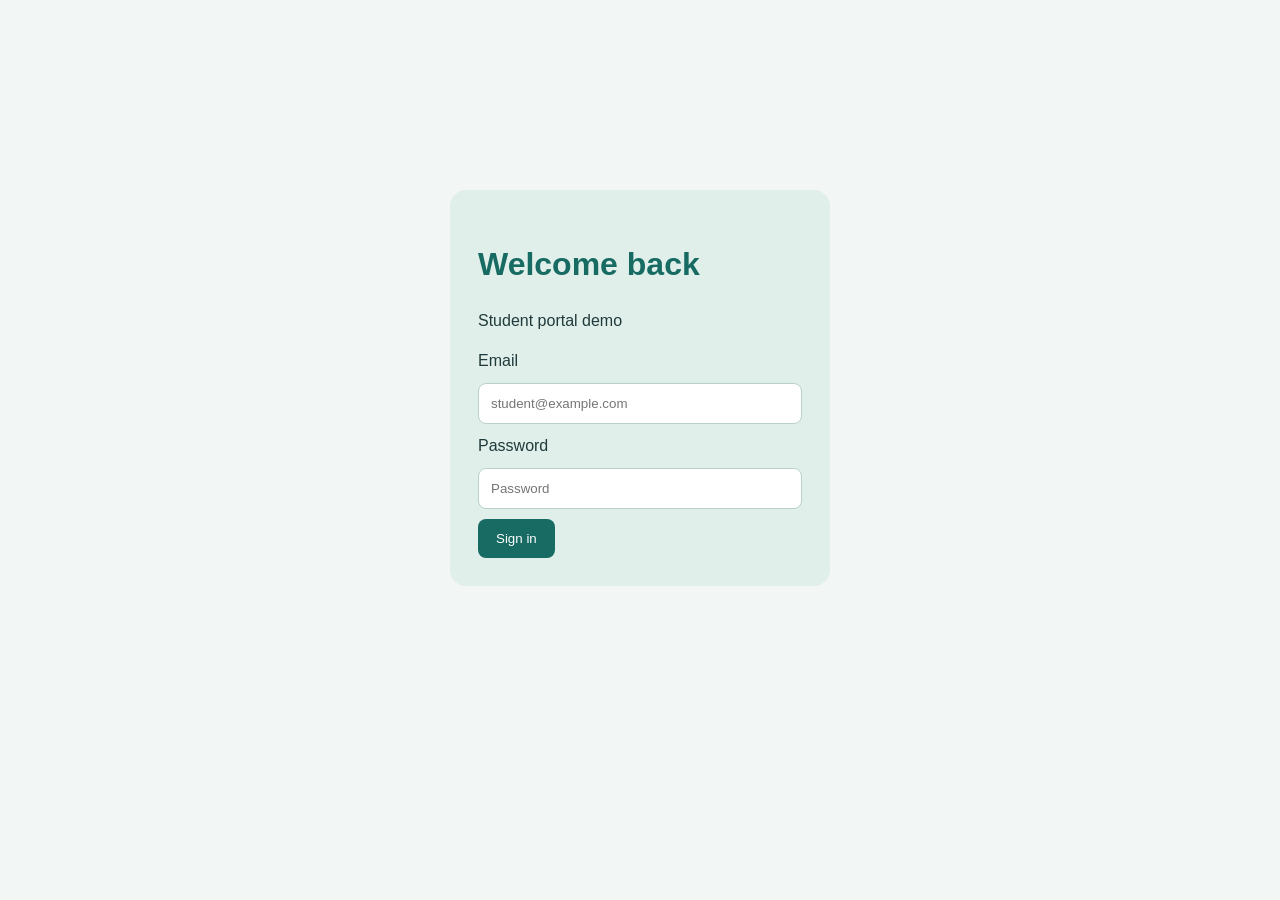
<file: Ansh-Chauhan-MERN-Assignments/Assignment 6 - Flexbox Layouts/login.html>
<!-- Assignment 6: Flexbox Layouts - Ansh Chauhan -->
<!DOCTYPE html><html lang="en"><head><meta charset="UTF-8"><meta name="viewport" content="width=device-width, initial-scale=1.0"><title>Centered Login</title><link rel="stylesheet" href="style.css"></head><body><main class="login-wrap"><form class="login"><h1>Welcome back</h1><p>Student portal demo</p><label for="email">Email</label><input id="email" type="email" required placeholder="student@example.com"><label for="pass">Password</label><input id="pass" type="password" required placeholder="Password"><button class="btn">Sign in</button></form></main></body></html>
</file>
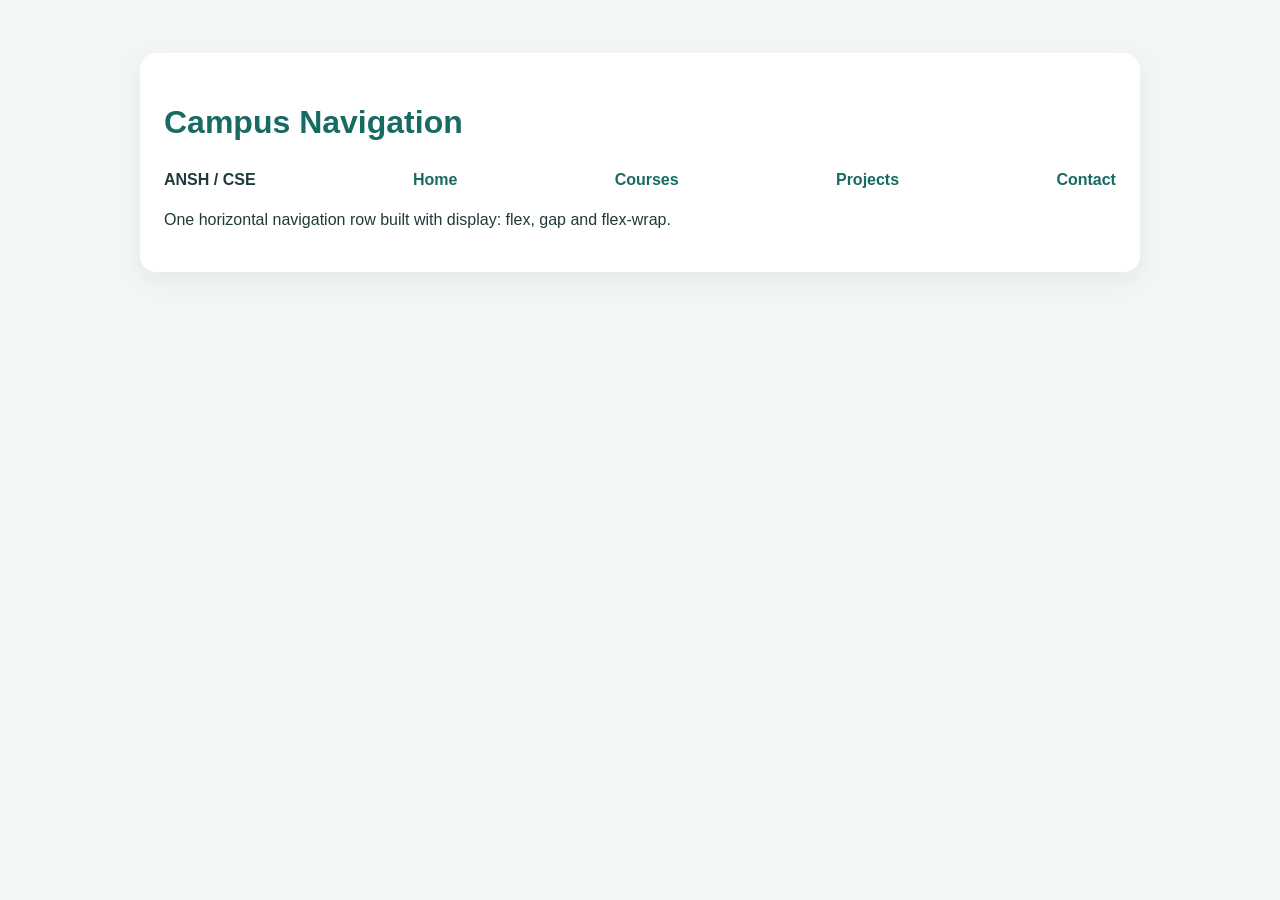
<file: Ansh-Chauhan-MERN-Assignments/Assignment 6 - Flexbox Layouts/menu.html>
<!DOCTYPE html><html lang="en"><head><meta charset="UTF-8"><meta name="viewport" content="width=device-width, initial-scale=1.0"><title>Flexbox Menu</title><link rel="stylesheet" href="style.css"></head><body><main class="panel"><h1>Campus Navigation</h1><nav class="menu"><strong>ANSH / CSE</strong><a href="#home">Home</a><a href="#courses">Courses</a><a href="#projects">Projects</a><a href="#contact">Contact</a></nav><p>One horizontal navigation row built with display: flex, gap and flex-wrap.</p></main></body></html>
</file>
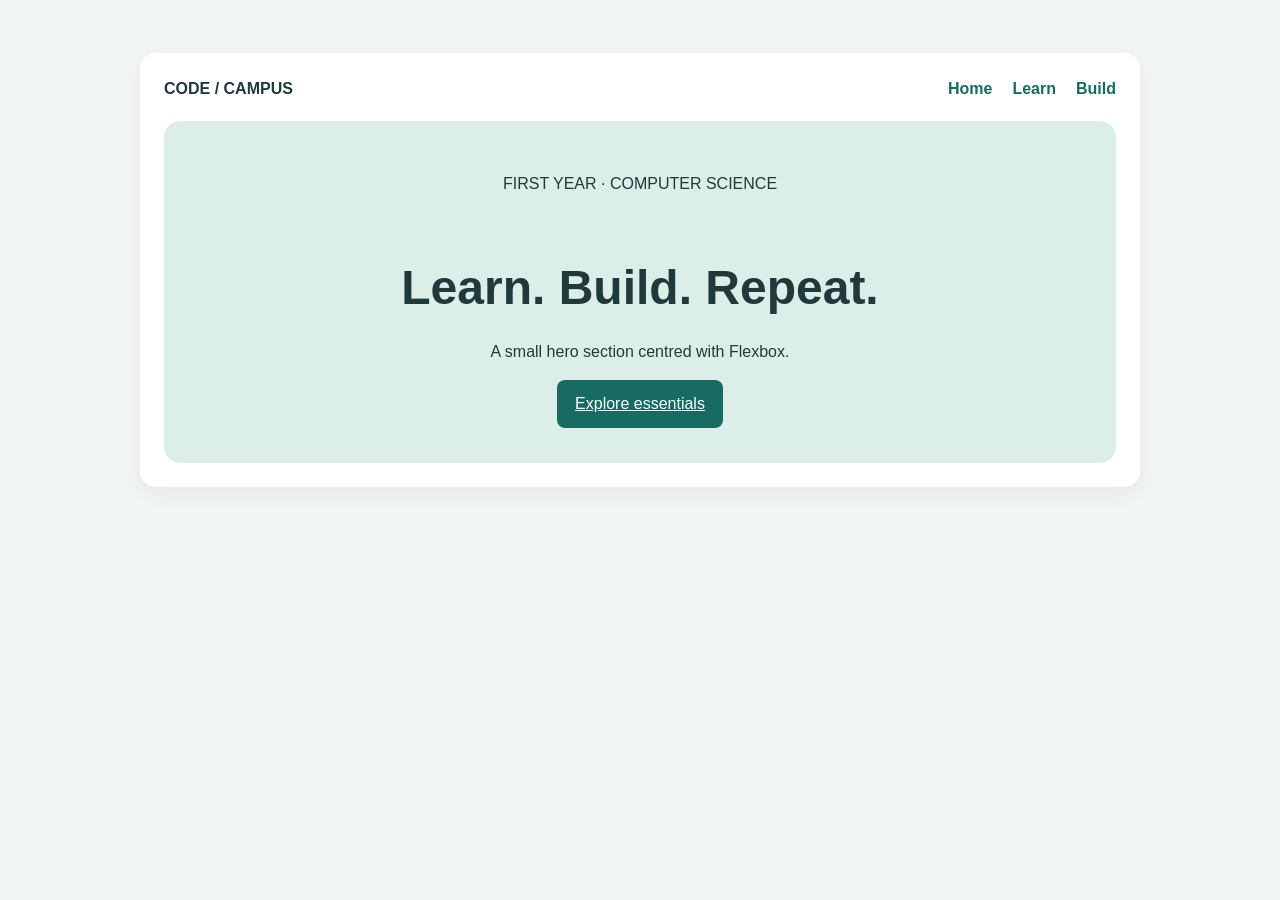
<file: Ansh-Chauhan-MERN-Assignments/Assignment 6 - Flexbox Layouts/navbar-hero.html>
<!DOCTYPE html><html lang="en"><head><meta charset="UTF-8"><meta name="viewport" content="width=device-width, initial-scale=1.0"><title>Flex Navbar and Hero</title><link rel="stylesheet" href="style.css"></head><body><main class="panel"><nav class="nav"><strong>CODE / CAMPUS</strong><div class="nav-links"><a href="#home">Home</a><a href="#learn">Learn</a><a href="#build">Build</a></div></nav><section class="hero"><p>FIRST YEAR · COMPUTER SCIENCE</p><h2>Learn. Build. Repeat.</h2><p>A small hero section centred with Flexbox.</p><a class="btn" href="products.html">Explore essentials</a></section></main></body></html>
</file>
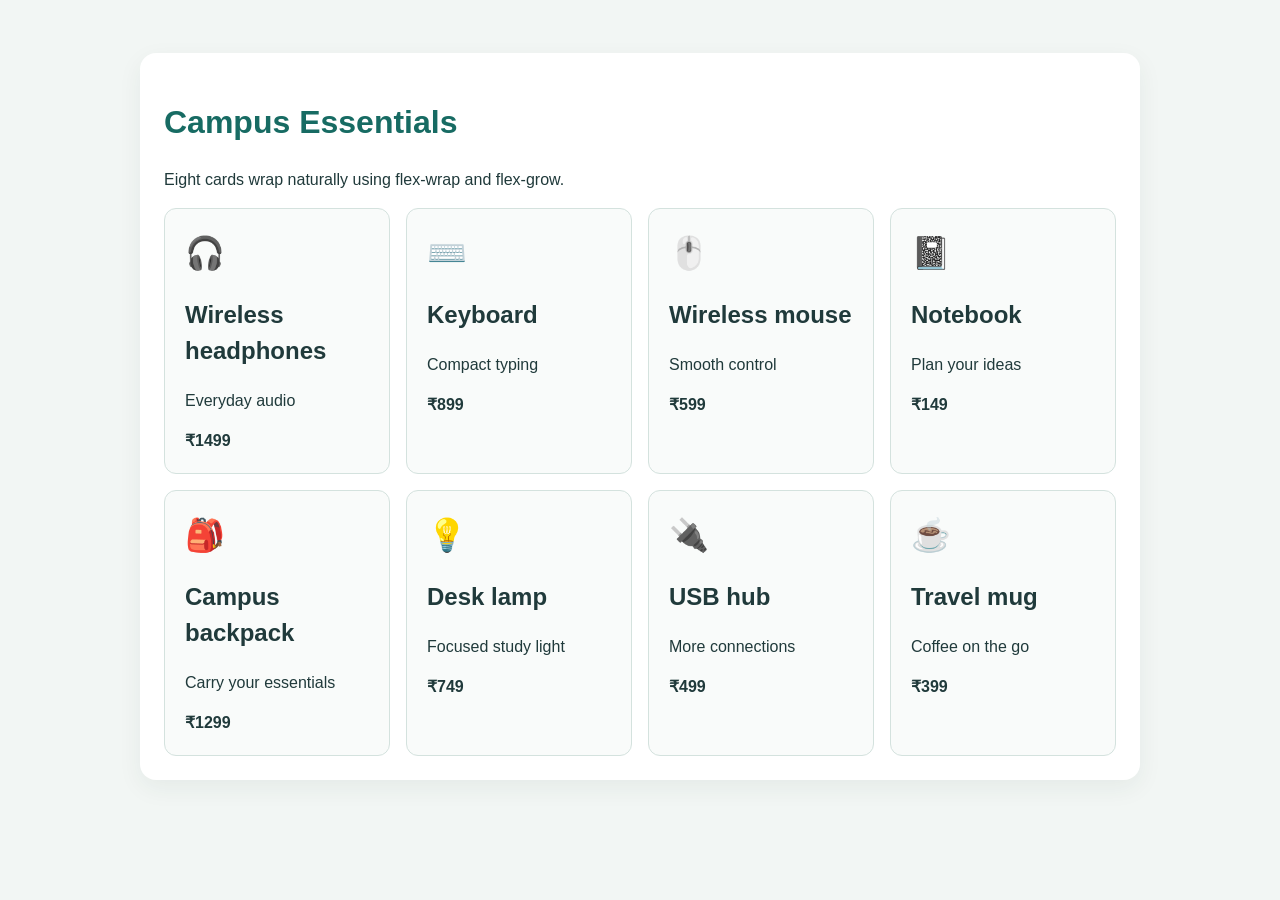
<file: Ansh-Chauhan-MERN-Assignments/Assignment 6 - Flexbox Layouts/products.html>
<!DOCTYPE html><html lang="en"><head><meta charset="UTF-8"><meta name="viewport" content="width=device-width, initial-scale=1.0"><title>Flex Product Listing</title><link rel="stylesheet" href="style.css"></head><body><main class="panel"><h1>Campus Essentials</h1><p>Eight cards wrap naturally using flex-wrap and flex-grow.</p><section class="products"><article class="product"><div class="icon">🎧</div><h2>Wireless headphones</h2><p>Everyday audio</p><strong>₹1499</strong></article><article class="product"><div class="icon">⌨️</div><h2>Keyboard</h2><p>Compact typing</p><strong>₹899</strong></article><article class="product"><div class="icon">🖱️</div><h2>Wireless mouse</h2><p>Smooth control</p><strong>₹599</strong></article><article class="product"><div class="icon">📓</div><h2>Notebook</h2><p>Plan your ideas</p><strong>₹149</strong></article><article class="product"><div class="icon">🎒</div><h2>Campus backpack</h2><p>Carry your essentials</p><strong>₹1299</strong></article><article class="product"><div class="icon">💡</div><h2>Desk lamp</h2><p>Focused study light</p><strong>₹749</strong></article><article class="product"><div class="icon">🔌</div><h2>USB hub</h2><p>More connections</p><strong>₹499</strong></article><article class="product"><div class="icon">☕</div><h2>Travel mug</h2><p>Coffee on the go</p><strong>₹399</strong></article></section></main></body></html>
</file>
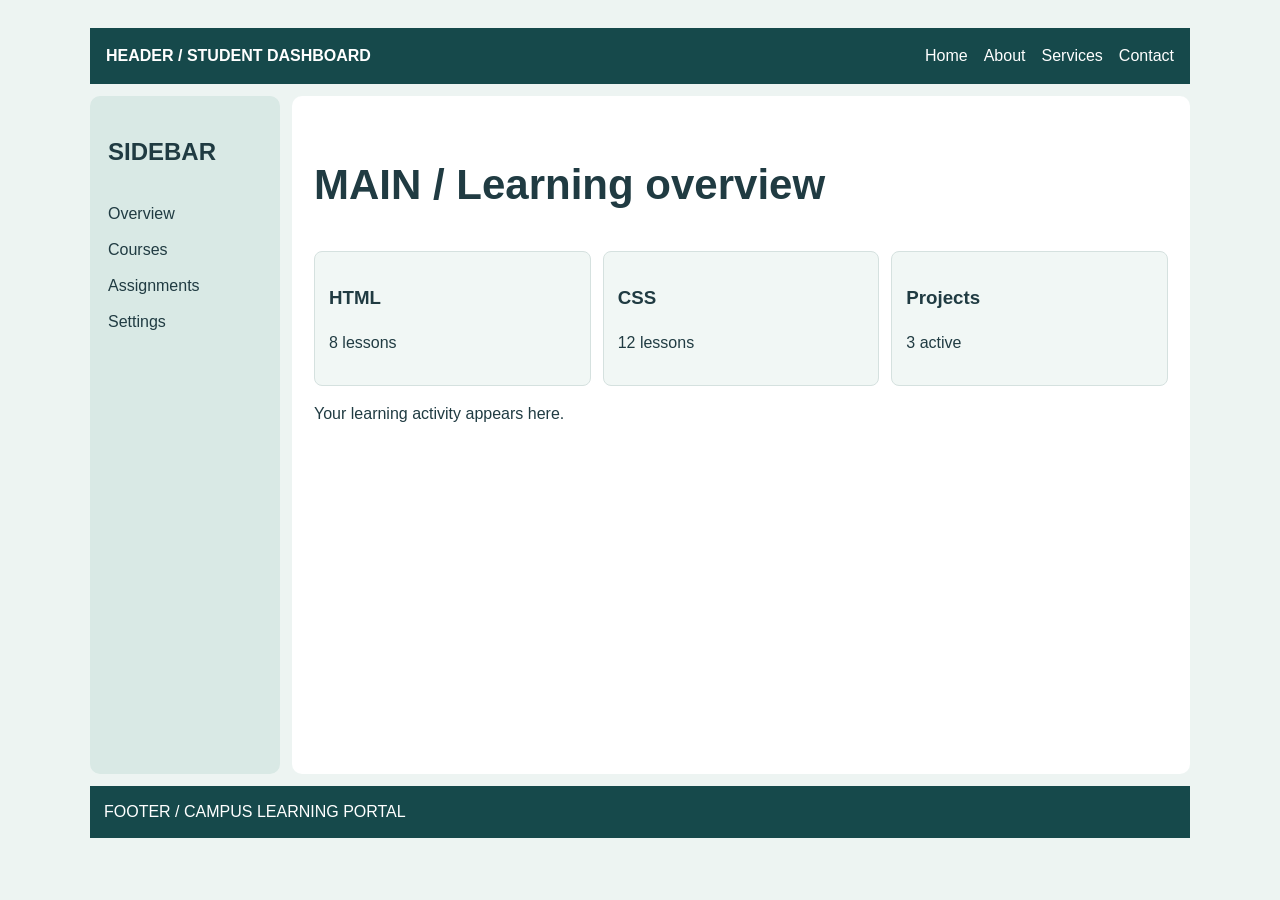
<file: Ansh-Chauhan-MERN-Assignments/Assignment 7 - CSS Grid/dashboard.html>
<!DOCTYPE html><html lang="en"><head><meta charset="UTF-8"><meta name="viewport" content="width=device-width, initial-scale=1.0"><title>Student Dashboard</title><link rel="stylesheet" href="style.css"></head><body><main class="dashboard"><header class="dash-header"><strong>HEADER / STUDENT DASHBOARD</strong><nav><a href="#home">Home</a><a href="#about">About</a><a href="#services">Services</a><a href="#contact">Contact</a></nav></header><aside class="sidebar"><h2>SIDEBAR</h2><a href="#overview">Overview</a><a href="#courses">Courses</a><a href="#assignments">Assignments</a><a href="#settings">Settings</a></aside><section class="dash-main"><h1>MAIN / Learning overview</h1><div class="stats"><article><h3>HTML</h3><p>8 lessons</p></article><article><h3>CSS</h3><p>12 lessons</p></article><article><h3>Projects</h3><p>3 active</p></article></div><p>Your learning activity appears here.</p></section><footer class="dash-footer">FOOTER / CAMPUS LEARNING PORTAL</footer></main></body></html>
</file>
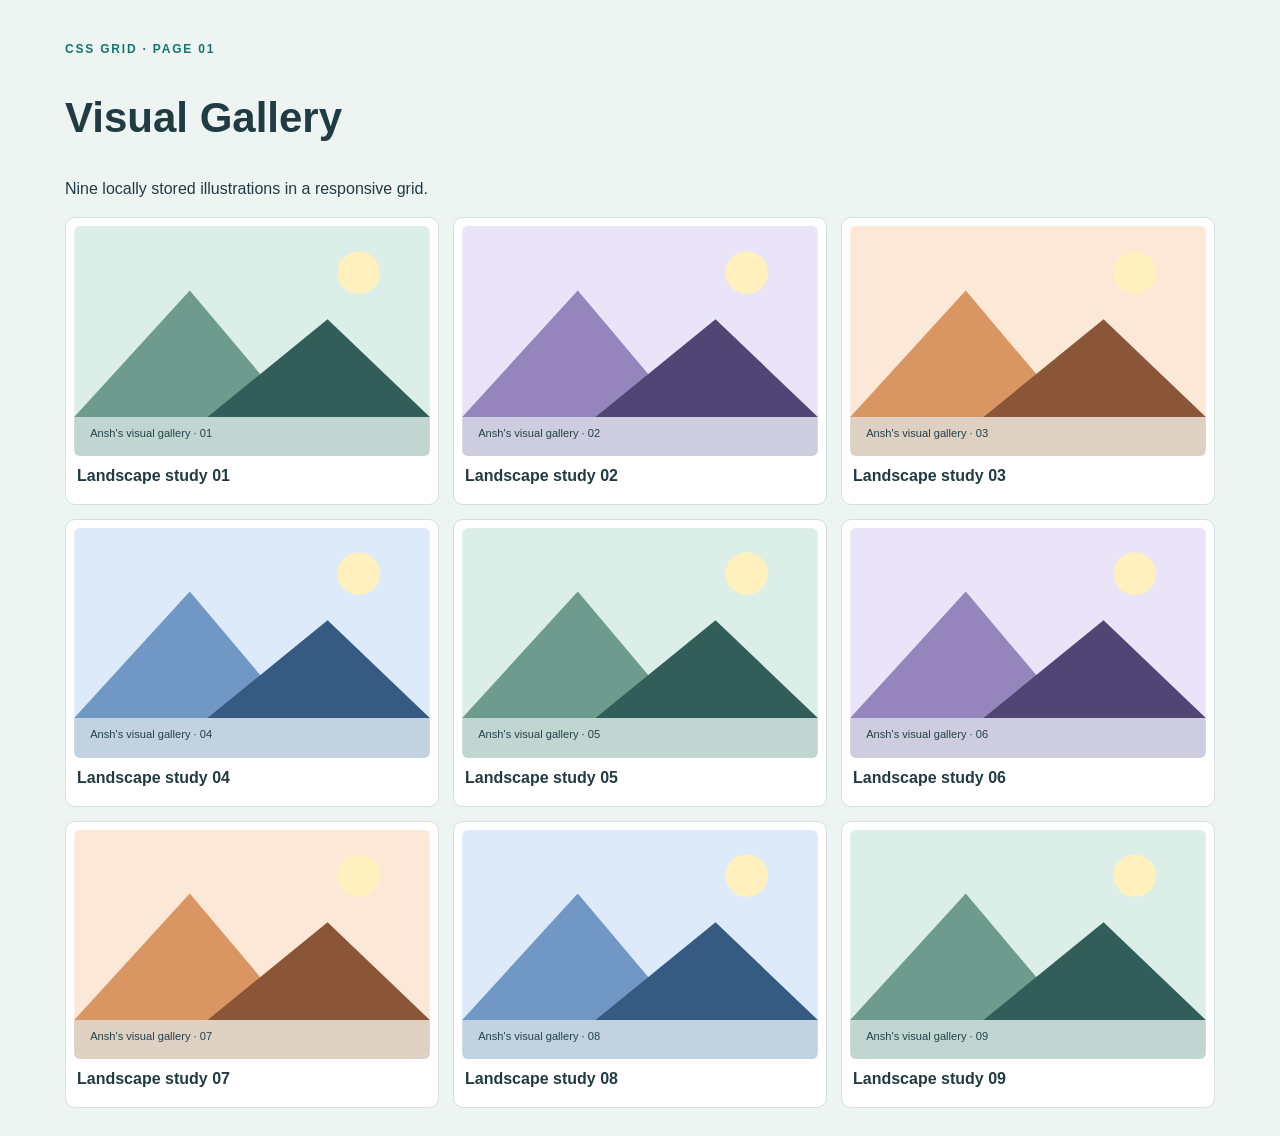
<file: Ansh-Chauhan-MERN-Assignments/Assignment 7 - CSS Grid/gallery.html>
<!-- Assignment 7: CSS Grid - Ansh Chauhan -->
<!DOCTYPE html><html lang="en"><head><meta charset="UTF-8"><meta name="viewport" content="width=device-width, initial-scale=1.0"><title>Grid Gallery</title><link rel="stylesheet" href="style.css"></head><body><main><p class="eyebrow">CSS GRID · PAGE 01</p><h1>Visual Gallery</h1><p>Nine locally stored illustrations in a responsive grid.</p><section class="gallery"><figure><img src="../assets/gallery-1.svg" alt="Pastel geometric landscape illustration 1"><figcaption>Landscape study 01</figcaption></figure><figure><img src="../assets/gallery-2.svg" alt="Pastel geometric landscape illustration 2"><figcaption>Landscape study 02</figcaption></figure><figure><img src="../assets/gallery-3.svg" alt="Pastel geometric landscape illustration 3"><figcaption>Landscape study 03</figcaption></figure><figure><img src="../assets/gallery-4.svg" alt="Pastel geometric landscape illustration 4"><figcaption>Landscape study 04</figcaption></figure><figure><img src="../assets/gallery-5.svg" alt="Pastel geometric landscape illustration 5"><figcaption>Landscape study 05</figcaption></figure><figure><img src="../assets/gallery-6.svg" alt="Pastel geometric landscape illustration 6"><figcaption>Landscape study 06</figcaption></figure><figure><img src="../assets/gallery-7.svg" alt="Pastel geometric landscape illustration 7"><figcaption>Landscape study 07</figcaption></figure><figure><img src="../assets/gallery-8.svg" alt="Pastel geometric landscape illustration 8"><figcaption>Landscape study 08</figcaption></figure><figure><img src="../assets/gallery-9.svg" alt="Pastel geometric landscape illustration 9"><figcaption>Landscape study 09</figcaption></figure></section></main></body></html>
</file>
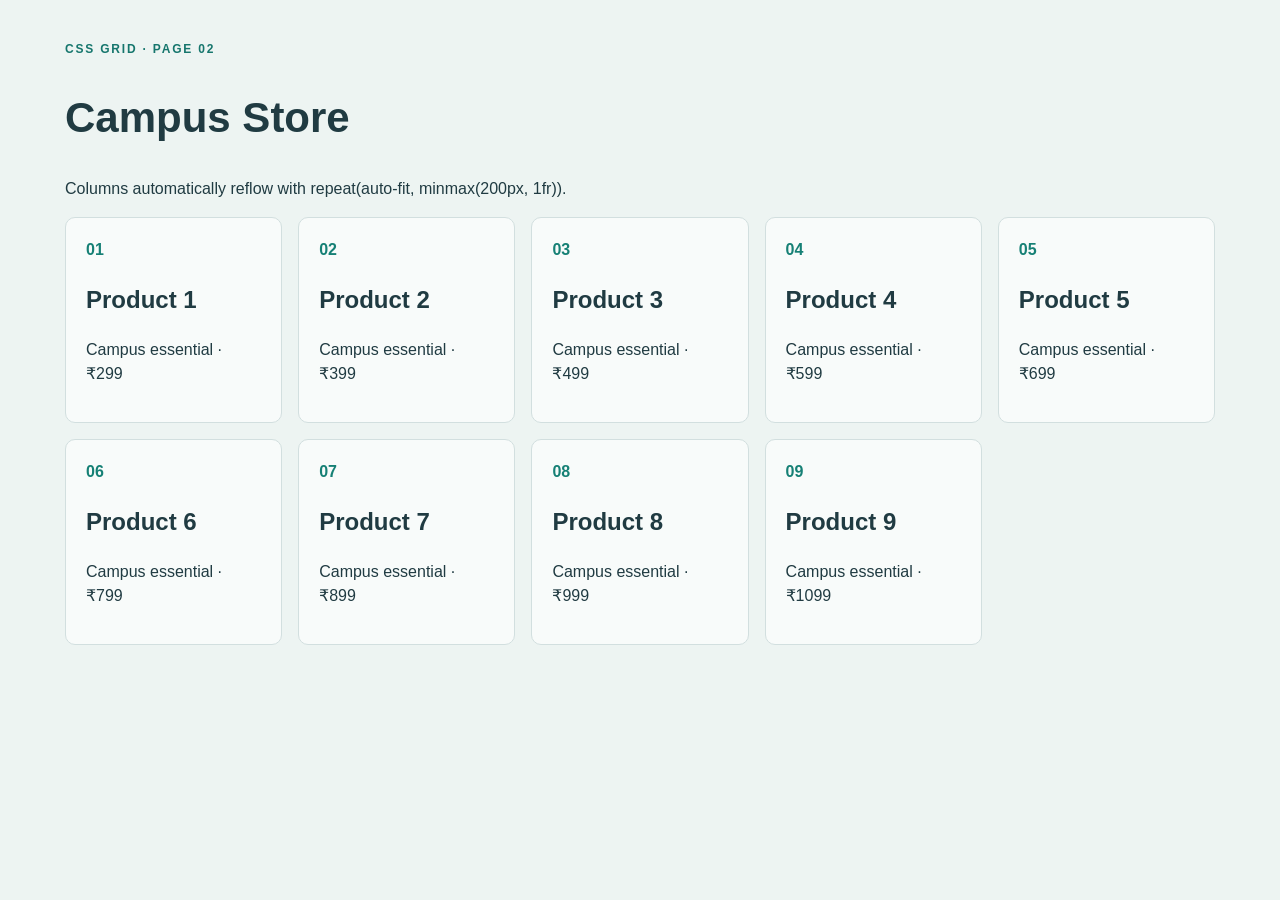
<file: Ansh-Chauhan-MERN-Assignments/Assignment 7 - CSS Grid/product-grid.html>
<!DOCTYPE html><html lang="en"><head><meta charset="UTF-8"><meta name="viewport" content="width=device-width, initial-scale=1.0"><title>Automatic Product Grid</title><link rel="stylesheet" href="style.css"></head><body><main><p class="eyebrow">CSS GRID · PAGE 02</p><h1>Campus Store</h1><p>Columns automatically reflow with repeat(auto-fit, minmax(200px, 1fr)).</p><section class="product-grid"><article class="product"><span>01</span><h2>Product 1</h2><p>Campus essential · ₹299</p></article><article class="product"><span>02</span><h2>Product 2</h2><p>Campus essential · ₹399</p></article><article class="product"><span>03</span><h2>Product 3</h2><p>Campus essential · ₹499</p></article><article class="product"><span>04</span><h2>Product 4</h2><p>Campus essential · ₹599</p></article><article class="product"><span>05</span><h2>Product 5</h2><p>Campus essential · ₹699</p></article><article class="product"><span>06</span><h2>Product 6</h2><p>Campus essential · ₹799</p></article><article class="product"><span>07</span><h2>Product 7</h2><p>Campus essential · ₹899</p></article><article class="product"><span>08</span><h2>Product 8</h2><p>Campus essential · ₹999</p></article><article class="product"><span>09</span><h2>Product 9</h2><p>Campus essential · ₹1099</p></article></section></main></body></html>
</file>
<file: Assignment 9 - Responsive Landing Page/style.css>
* {
  margin: 0;
  padding: 0;
  box-sizing: border-box;
}

body {
  font-family: -apple-system, BlinkMacSystemFont, "Segoe UI", Roboto, Helvetica, Arial, sans-serif;
  background-color: #0d1117;
  color: #c9d1d9;
  line-height: 1.6;
}

/* Topbar Header */
.topbar {
  display: flex;
  justify-content: space-between;
  align-items: center;
  padding: 1.2rem 6%;
  background: #161b22;
  border-bottom: 1px solid #30363d;
  position: sticky;
  top: 0;
  z-index: 100;
}

.logo {
  color: #f0f6fc;
  text-decoration: none;
  font-weight: 700;
  font-size: 1.1rem;
  letter-spacing: 1px;
}

.topbar nav a {
  color: #8b949e;
  text-decoration: none;
  margin-left: 1.5rem;
  font-size: 0.95rem;
  transition: color 0.2s ease;
}

.topbar nav a:hover {
  color: #58a6ff;
}

/* Hero Section */
.hero {
  display: flex;
  align-items: center;
  justify-content: space-between;
  gap: 3rem;
  padding: 5rem 6%;
  min-height: 70vh;
}

.hero > div {
  flex: 1;
}

.eyebrow {
  color: #58a6ff;
  font-size: 0.8rem;
  font-weight: 700;
  letter-spacing: 1.5px;
  margin-bottom: 0.8rem;
  display: block;
}

.eyebrow.text-center {
  text-align: center;
}

h1 {
  color: #f0f6fc;
  font-size: 2.8rem;
  line-height: 1.2;
  margin-bottom: 1rem;
}

p {
  color: #8b949e;
  font-size: 1rem;
  margin-bottom: 1.5rem;
}

/* Buttons */
.button-group {
  display: flex;
  gap: 1rem;
}

.button {
  display: inline-block;
  background: #238636;
  color: #ffffff;
  padding: 0.7rem 1.4rem;
  border-radius: 6px;
  text-decoration: none;
  font-weight: 600;
  font-size: 0.95rem;
  transition: background 0.2s ease;
}

.button:hover {
  background: #2ea043;
}

.button-outline {
  background: transparent;
  border: 1px solid #30363d;
  color: #c9d1d9;
}

.button-outline:hover {
  background: #21262d;
  color: #f0f6fc;
}

/* Code Preview Box */
.code-box {
  background: #161b22;
  border: 1px solid #30363d;
  border-radius: 8px;
  padding: 1.2rem;
  box-shadow: 0 15px 30px rgba(0, 0, 0, 0.5);
}

.window-dots {
  display: flex;
  gap: 6px;
  margin-bottom: 1rem;
}

.dot {
  width: 10px;
  height: 10px;
  border-radius: 50%;
}
.dot.red { background: #ff5f56; }
.dot.yellow { background: #ffbd2e; }
.dot.green { background: #27c93f; }

pre code {
  font-family: monospace;
  color: #7ee787;
  font-size: 0.9rem;
}

/* Features Section */
.features {
  padding: 5rem 6%;
  border-top: 1px solid #30363d;
}

.section-title {
  text-align: center;
  color: #f0f6fc;
  font-size: 2rem;
  margin-bottom: 3rem;
}

.grid-3 {
  display: grid;
  grid-template-columns: repeat(3, 1fr);
  gap: 1.5rem;
}

.card {
  background: #161b22;
  border: 1px solid #30363d;
  border-radius: 8px;
  padding: 1.8rem;
}

.icon {
  font-size: 2rem;
  margin-bottom: 0.8rem;
}

.card h3 {
  color: #f0f6fc;
  margin-bottom: 0.5rem;
}

/* Footer */
.footer {
  text-align: center;
  padding: 2rem;
  border-top: 1px solid #30363d;
  font-size: 0.85rem;
  color: #8b949e;
}

/* Media Queries */
@media (max-width: 850px) {
  .hero {
    flex-direction: column;
    text-align: center;
    padding: 3rem 6%;
  }

  .button-group {
    justify-content: center;
  }

  .grid-3 {
    grid-template-columns: 1fr;
  }

  .topbar {
    flex-direction: column;
    gap: 0.8rem;
  }

  .topbar nav a {
    margin: 0 0.5rem;
  }
}
</file>
<file: Ansh-Chauhan-MERN-Assignments/Assignment 2 - HTML Forms/style.css>
*{box-sizing:border-box}body{margin:0;padding:32px 16px;background:#eef4f3;color:#18343b;font:16px/1.6 Arial,sans-serif}.form-card{max-width:760px;margin:auto;padding:32px;background:white;border-radius:18px;box-shadow:0 14px 40px #173b3b18}.eyebrow{color:#17766d;font-size:.75rem;font-weight:bold;letter-spacing:.14em}.field{display:grid;gap:7px;margin:15px 0}.field label,.field-label{font-weight:600}input,select,textarea{width:100%;padding:11px 12px;border:1px solid #c9d8d6;border-radius:8px;font:inherit}input[type=radio],input[type=checkbox],input[type=range],input[type=color],input[type=file]{width:auto}.choice{display:inline-flex;align-items:center;gap:7px;margin:5px 16px 5px 0;font-weight:normal!important}fieldset{border:1px solid #d5e2df;border-radius:12px;padding:18px;margin:22px 0}legend{padding:0 8px;font-weight:bold;color:#176b63}button{border:0;border-radius:8px;padding:12px 20px;background:#176b63;color:white;font-weight:bold;cursor:pointer}.reset{background:#e8efee;color:#18343b}.actions{display:flex;gap:12px;flex-wrap:wrap}
</file>
<file: Ansh-Chauhan-MERN-Assignments/Assignment 3 - Complex Table/style.css>
:root{--ink:#17343c;--muted:#5c747a;--line:#d3e0df;--head:#164e50;--stripe:#f0f7f5;--space:12px;--table-font:14px}*{box-sizing:border-box}body{margin:0;padding:36px 20px;background:#edf4f2;color:var(--ink);font:var(--table-font)/1.5 Arial,sans-serif}main{max-width:1250px;margin:auto}.eyebrow{color:#16766d;font-weight:bold;letter-spacing:.14em;font-size:12px}h1{font-size:clamp(28px,4vw,42px);margin:6px 0}.intro{color:var(--muted)}.table-wrap{overflow-x:auto;background:white;border:1px solid var(--line);border-radius:12px}table{width:100%;min-width:950px;border-collapse:collapse;text-align:center}caption{padding:16px;font-size:18px;font-weight:bold;text-align:left}th,td{padding:var(--space);border:1px solid var(--line)}thead{background:var(--head);color:white}tbody tr:nth-child(even){background:var(--stripe)}tbody tr:hover{background:#dceee8}tbody td:first-child{font-weight:bold}tfoot{background:#e3eeeb;font-weight:bold}
</file>
<file: Ansh-Chauhan-MERN-Assignments/Assignment 4 - Styled Portfolio/style.css>
:root{--ink:#18343b;--muted:#5b7479;--teal:#176b63;--mint:#dceee8;--paper:#f5f8f6;--white:#fff;--space:24px;--radius:16px;--heading:'Manrope',sans-serif;--body:'DM Sans',sans-serif}*{box-sizing:border-box}html{scroll-behavior:smooth}body{margin:0;background:var(--paper);color:var(--ink);font:16px/1.7 var(--body)}header{padding:64px max(7vw,24px) 38px;background:var(--ink);color:white}header h1{font:800 clamp(38px,7vw,68px) var(--heading);margin:0}header h2{color:#bce3d8}nav{display:flex;flex-wrap:wrap;gap:18px;margin-top:28px}a{color:var(--teal)}header a{color:white;text-decoration:none}header a:hover{text-decoration:underline}main{max-width:1000px;margin:36px auto;padding:0 22px}section{padding:var(--space);margin:22px 0;background:var(--white);border:1px solid #dce7e3;border-radius:var(--radius);box-shadow:0 8px 24px #193b3510}section h2{font:700 26px var(--heading);color:var(--teal);margin-top:0}section img{border-radius:14px;max-width:100%;height:auto}article{padding:12px 16px;margin:12px 0;background:var(--mint);border-radius:10px}#contact{border-left:5px solid var(--teal)}footer{text-align:center;padding:24px;background:var(--ink);color:white}ul,ol{padding-left:24px}dt{font-weight:bold}dd{margin-bottom:8px}
</file>
<file: Ansh-Chauhan-MERN-Assignments/Assignment 5 - Business Landing Page/style.css>
*{box-sizing:border-box}html{scroll-behavior:smooth}body{margin:0;color:#263b39;background:#fffaf3;font:16px/1.65 Arial,sans-serif}.hero{position:relative;isolation:isolate;min-height:590px;padding:24px 7vw 70px;overflow:hidden;background:linear-gradient(115deg,#173f3c,#2f7165);color:white}nav{display:flex;justify-content:space-between;align-items:center;gap:20px;position:relative;z-index:2}.brand{font-weight:900;letter-spacing:.12em;color:white;text-decoration:none}.brand span{display:block;font-size:10px;letter-spacing:.3em}nav div{display:flex;gap:22px}nav a{color:white;text-decoration:none}.hero-copy{position:relative;z-index:2;max-width:560px;margin-top:95px}.kicker{font-size:12px;font-weight:bold;letter-spacing:.16em;color:#b4d8c7}.hero h1{font-size:clamp(42px,7vw,76px);line-height:1.04;margin:14px 0}.hero-copy>p:not(.kicker){max-width:430px}.cta{display:inline-block;margin-top:14px;padding:13px 20px;border:0;border-radius:30px;background:#f5c985;color:#263b39;font-weight:bold;text-decoration:none;cursor:pointer}.hero-art{position:absolute;z-index:1;right:8%;bottom:-70px;width:340px;height:340px;border-radius:50%;background:#f0c88f;display:grid;place-items:center;box-shadow:0 0 0 35px #ffffff12}.hero-art span{font-size:150px}.about,.services,.gallery,.contact{max-width:1100px;margin:75px auto;padding:0 24px}.about{max-width:760px;text-align:center}.about h2,.services h2,.gallery h2,.contact h2{font-size:clamp(28px,4vw,42px);line-height:1.15}.cards{display:grid;grid-template-columns:repeat(3,1fr);gap:22px}.card{padding:26px;border-radius:22px;box-shadow:0 12px 25px #273c3215;min-height:240px}.card-one{background:#f7e2c6}.card-two{background:#e4eee5;border-radius:8px 30px 8px 30px}.card-three{background:#dce9ef;border:2px solid white}.emoji{font-size:40px}.gallery{display:grid;grid-template-columns:1fr 1fr 1fr;gap:18px;align-items:center}.gallery img{width:100%;border-radius:16px;overflow:hidden}.contact{display:grid;grid-template-columns:1fr 1fr;gap:40px;padding:36px;background:#e6efea;border-radius:24px}.contact form{display:grid;gap:8px}.contact input,.contact textarea{width:100%;padding:12px;border:1px solid #bdcfca;border-radius:8px;font:inherit}.contact button{justify-self:start}footer{text-align:center;padding:30px;background:#173f3c;color:white}footer a{color:#f5c985}@media(max-width:700px){.hero-art{opacity:.22;right:-70px}.cards{grid-template-columns:1fr}.gallery{grid-template-columns:1fr 1fr}.gallery>div{grid-column:1/-1}.contact{grid-template-columns:1fr}nav{align-items:flex-start;flex-direction:column}nav div{flex-wrap:wrap}}
</file>
<file: Ansh-Chauhan-MERN-Assignments/Assignment 8 - Responsive Audit/style.css>
:root{--ink:#1d373d;--teal:#176b63;--mint:#dceee8;--paper:#f5f8f6;--gold:#f3c982}*{box-sizing:border-box}html{scroll-behavior:smooth}body{margin:0;background:var(--paper);color:var(--ink);font:16px/1.6 Arial,sans-serif}.topbar{display:flex;justify-content:space-between;align-items:center;gap:20px;padding:20px 7vw;background:white}.logo{font-weight:900;letter-spacing:.08em;color:var(--teal);text-decoration:none}.topbar nav{display:flex;gap:22px;flex-wrap:wrap}.topbar nav a{color:var(--ink);text-decoration:none}.topbar nav a:hover{color:var(--teal)}main{max-width:1100px;margin:auto;padding:30px 24px}.hero{display:grid;grid-template-columns:1.2fr .8fr;align-items:center;gap:30px;padding:55px;border-radius:22px;background:var(--mint);overflow:hidden}.eyebrow{color:var(--teal);font-size:12px;font-weight:bold;letter-spacing:.15em}.hero h1{font-size:clamp(38px,6vw,64px);line-height:1.05;margin:12px 0}.button{display:inline-block;margin-top:12px;padding:12px 18px;border-radius:25px;background:var(--teal);color:white;text-decoration:none;font-weight:bold}.hero-art{display:grid;place-items:center;min-height:230px;border-radius:50%;background:var(--gold);font-size:110px;color:#fff}.products{display:grid;grid-template-columns:repeat(3,minmax(0,1fr));gap:16px}.products article{padding:22px;background:white;border:1px solid #dce7e3;border-radius:14px;min-width:0}.products article span{font-size:36px}.products h3{margin-bottom:4px}.products p{color:#5b7074}.about{margin:60px 0;padding:30px;background:white;border-radius:14px}footer{padding:24px;text-align:center;background:var(--ink);color:white}
@media(max-width:768px){.topbar{padding:16px 22px}.hero{grid-template-columns:1fr;padding:35px}.hero-art{min-height:160px;font-size:80px}.products{grid-template-columns:repeat(2,minmax(0,1fr))}main{padding:22px 18px}}
@media(max-width:480px){body{font-size:15px}.topbar{align-items:flex-start;flex-direction:column;gap:10px}.topbar nav{gap:14px}.hero{padding:24px;gap:16px}.hero h1{font-size:38px}.hero-art{min-height:120px;font-size:64px}.products{grid-template-columns:1fr;gap:12px}.products article{padding:18px}.about{margin:35px 0;padding:22px}}
</file>
<file: Ansh-Chauhan-MERN-Assignments/Assignment 6 - Flexbox Layouts/style.css>
*{box-sizing:border-box}body{margin:0;padding:28px;background:#f2f6f4;color:#203a3b;font:16px/1.5 Arial,sans-serif}h1{color:#176b63}.panel{max-width:1000px;margin:25px auto;padding:24px;background:white;border-radius:16px;box-shadow:0 8px 25px #183b3510}.menu{display:flex;align-items:center;justify-content:space-between;gap:18px;flex-wrap:wrap}.menu a,.nav a{color:#176b63;text-decoration:none;font-weight:bold}.login-wrap{min-height:80vh;display:flex;justify-content:center;align-items:center}.login{width:min(100%,380px);padding:28px;background:#e1efea;border-radius:16px}.login input{display:block;width:100%;padding:12px;margin:10px 0;border:1px solid #b9d1ca;border-radius:8px}.btn{border:0;border-radius:8px;background:#176b63;color:white;padding:12px 18px;cursor:pointer}.products{display:flex;flex-wrap:wrap;gap:16px}.product{flex:1 1 200px;min-width:180px;padding:20px;border:1px solid #d4e2de;border-radius:12px;background:#f9fbfa}.product .icon{font-size:32px}.nav{display:flex;align-items:center;justify-content:space-between;gap:20px}.nav-links{display:flex;gap:20px;flex-wrap:wrap}.hero{display:flex;flex-direction:column;justify-content:center;align-items:center;min-height:330px;text-align:center;background:#dceee8;border-radius:16px;margin-top:20px;padding:35px}.hero h2{font-size:clamp(30px,5vw,48px);margin-bottom:0}@media(max-width:550px){body{padding:14px}.nav{align-items:flex-start;flex-direction:column}}
</file>
<file: Ansh-Chauhan-MERN-Assignments/Assignment 7 - CSS Grid/style.css>
*{box-sizing:border-box}body{margin:0;padding:28px;background:#edf4f2;color:#203b42;font:16px/1.5 Arial,sans-serif}main:not(.dashboard){max-width:1150px;margin:auto}.eyebrow{color:#16766d;font-size:12px;font-weight:bold;letter-spacing:.15em}h1{font-size:clamp(28px,4vw,42px)}.gallery{display:grid;grid-template-columns:repeat(3,minmax(0,1fr));gap:14px}.gallery figure{margin:0;padding:8px;background:white;border:1px solid #d3e0df;border-radius:10px}.gallery img{display:block;width:100%;aspect-ratio:1.55;object-fit:cover;border-radius:6px}.gallery figcaption{padding:8px 3px;font-weight:bold}.product-grid{display:grid;grid-template-columns:repeat(auto-fit,minmax(200px,1fr));gap:16px}.product{min-height:125px;padding:20px;border:1px solid #d2dfdf;border-radius:10px;background:#f8fbfa}.product span{color:#168075;font-weight:bold}.dashboard{max-width:1100px;min-height:90vh;margin:auto;display:grid;grid-template-columns:190px 1fr;grid-template-rows:auto 1fr auto;grid-template-areas:"header header" "sidebar main" "footer footer";gap:12px}.dash-header{grid-area:header;display:flex;justify-content:space-between;align-items:center;gap:15px;padding:16px;background:#16494b;color:white}.dash-header nav{display:flex;gap:16px;flex-wrap:wrap}.dash-header a,.sidebar a{color:inherit;text-decoration:none}.sidebar{grid-area:sidebar;padding:18px;background:#d9e9e5;border-radius:10px;display:flex;flex-direction:column;gap:12px}.dash-main{grid-area:main;padding:22px;background:white;border-radius:10px}.stats{display:grid;grid-template-columns:repeat(3,1fr);gap:12px}.stats article{padding:14px;background:#f1f7f5;border:1px solid #d5e1df;border-radius:8px}.dash-footer{grid-area:footer;padding:14px;background:#16494b;color:white}@media(max-width:650px){body{padding:12px}.gallery{grid-template-columns:repeat(2,minmax(0,1fr))}.dashboard{grid-template-columns:1fr;grid-template-areas:"header" "sidebar" "main" "footer"}.dash-header{align-items:flex-start;flex-direction:column}.sidebar{flex-direction:row;flex-wrap:wrap}.stats{grid-template-columns:1fr}}
</file>
